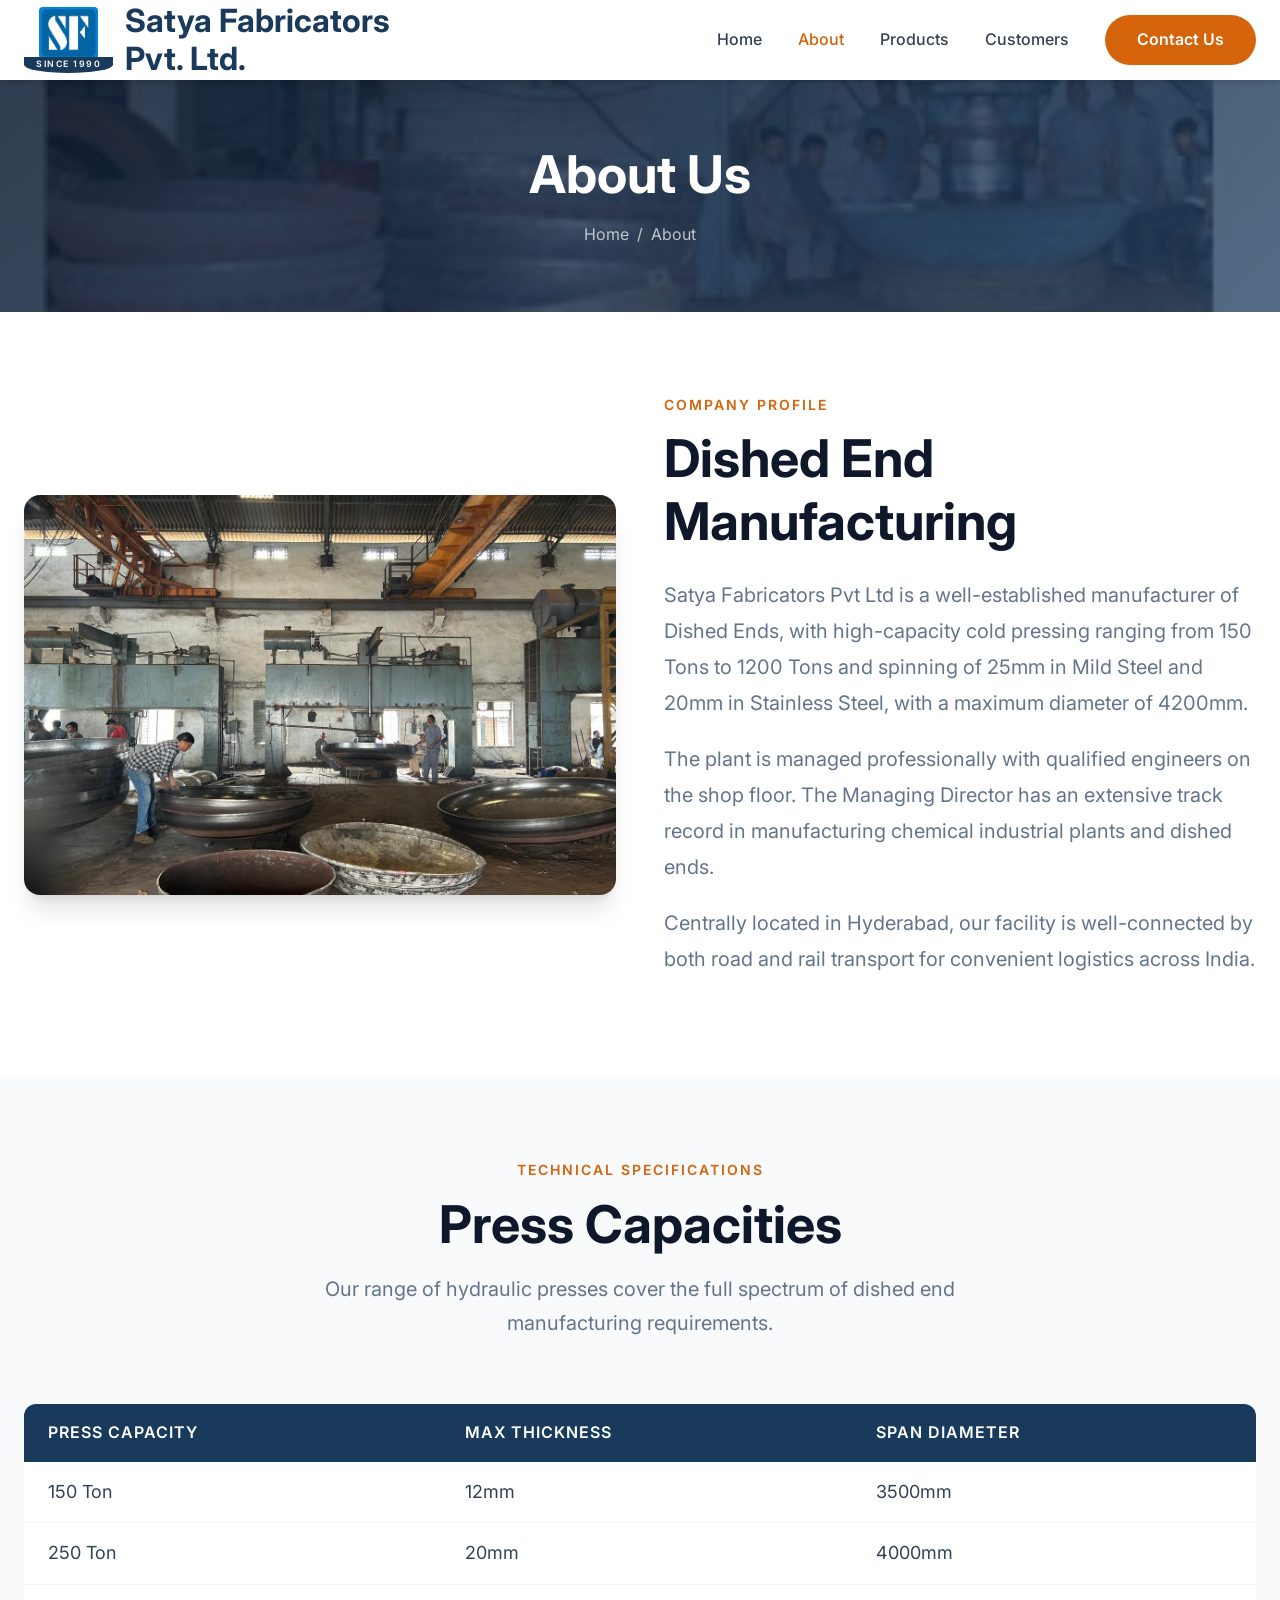
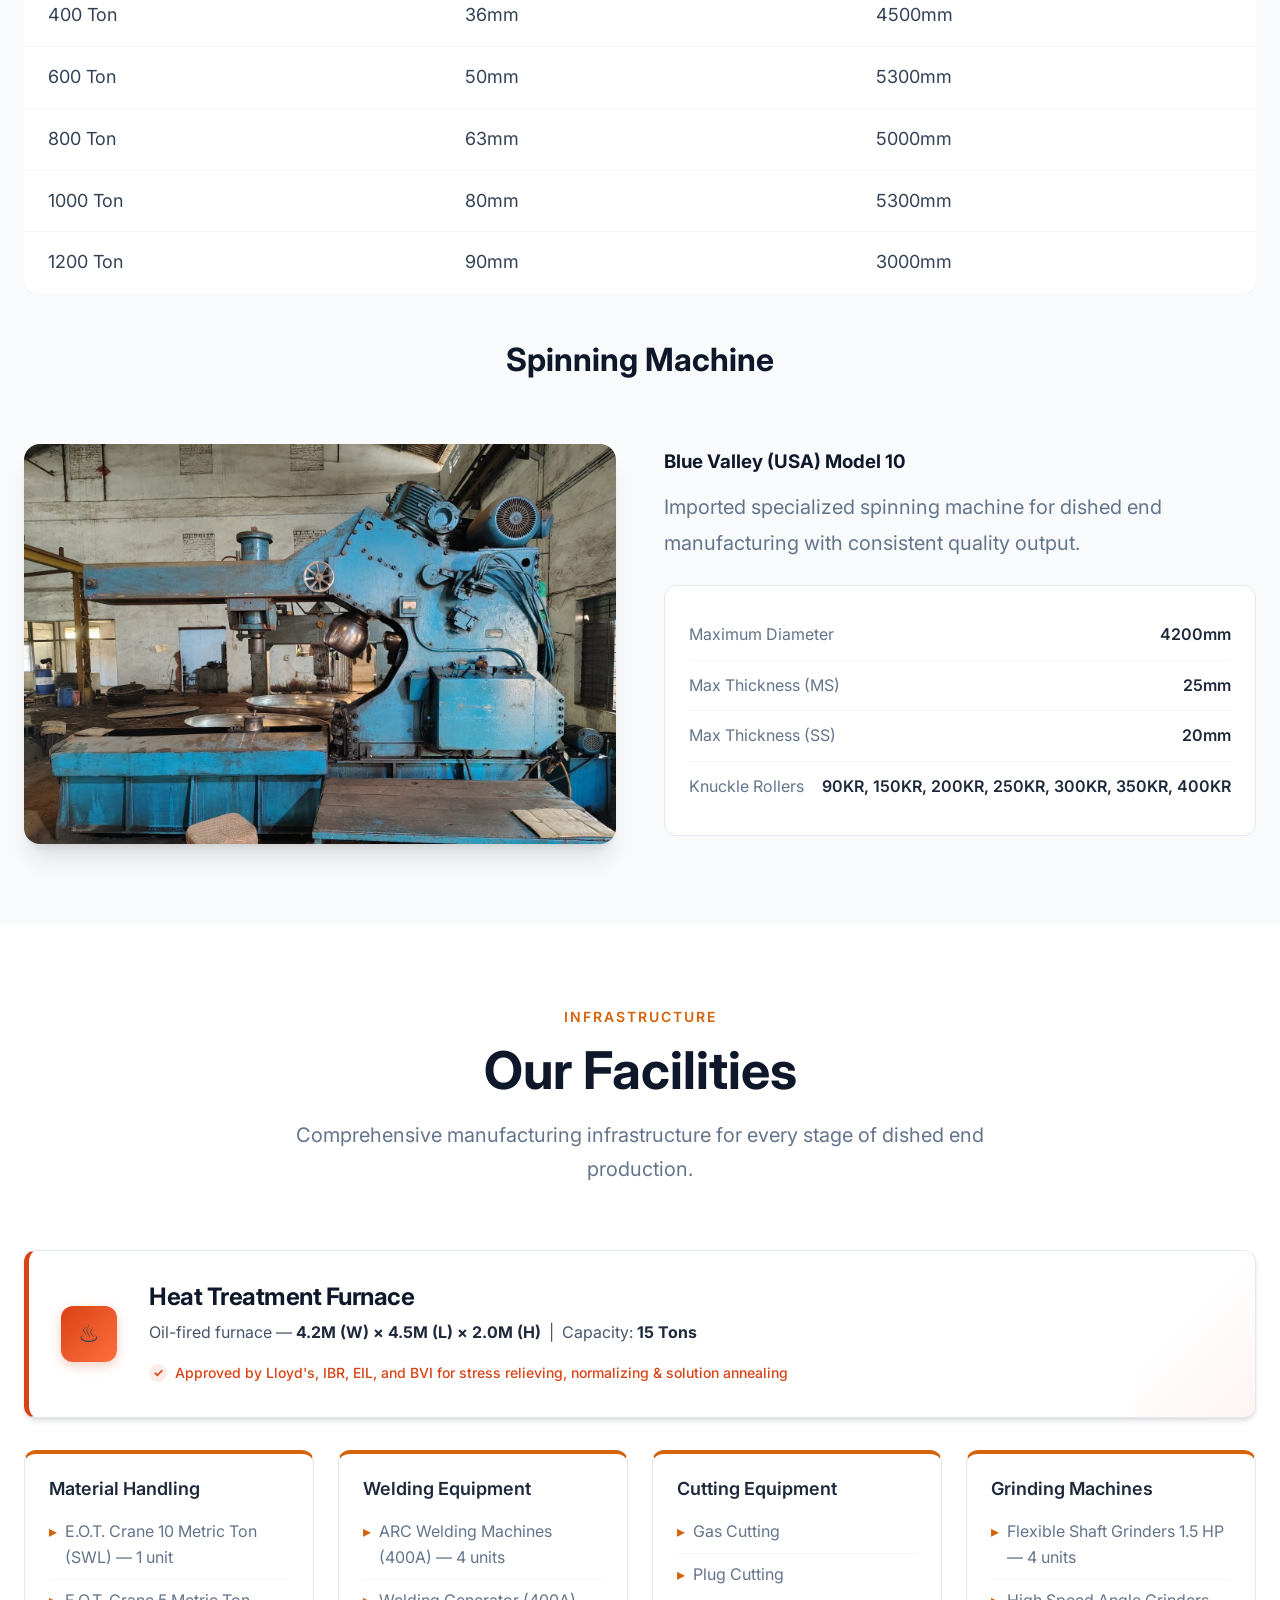
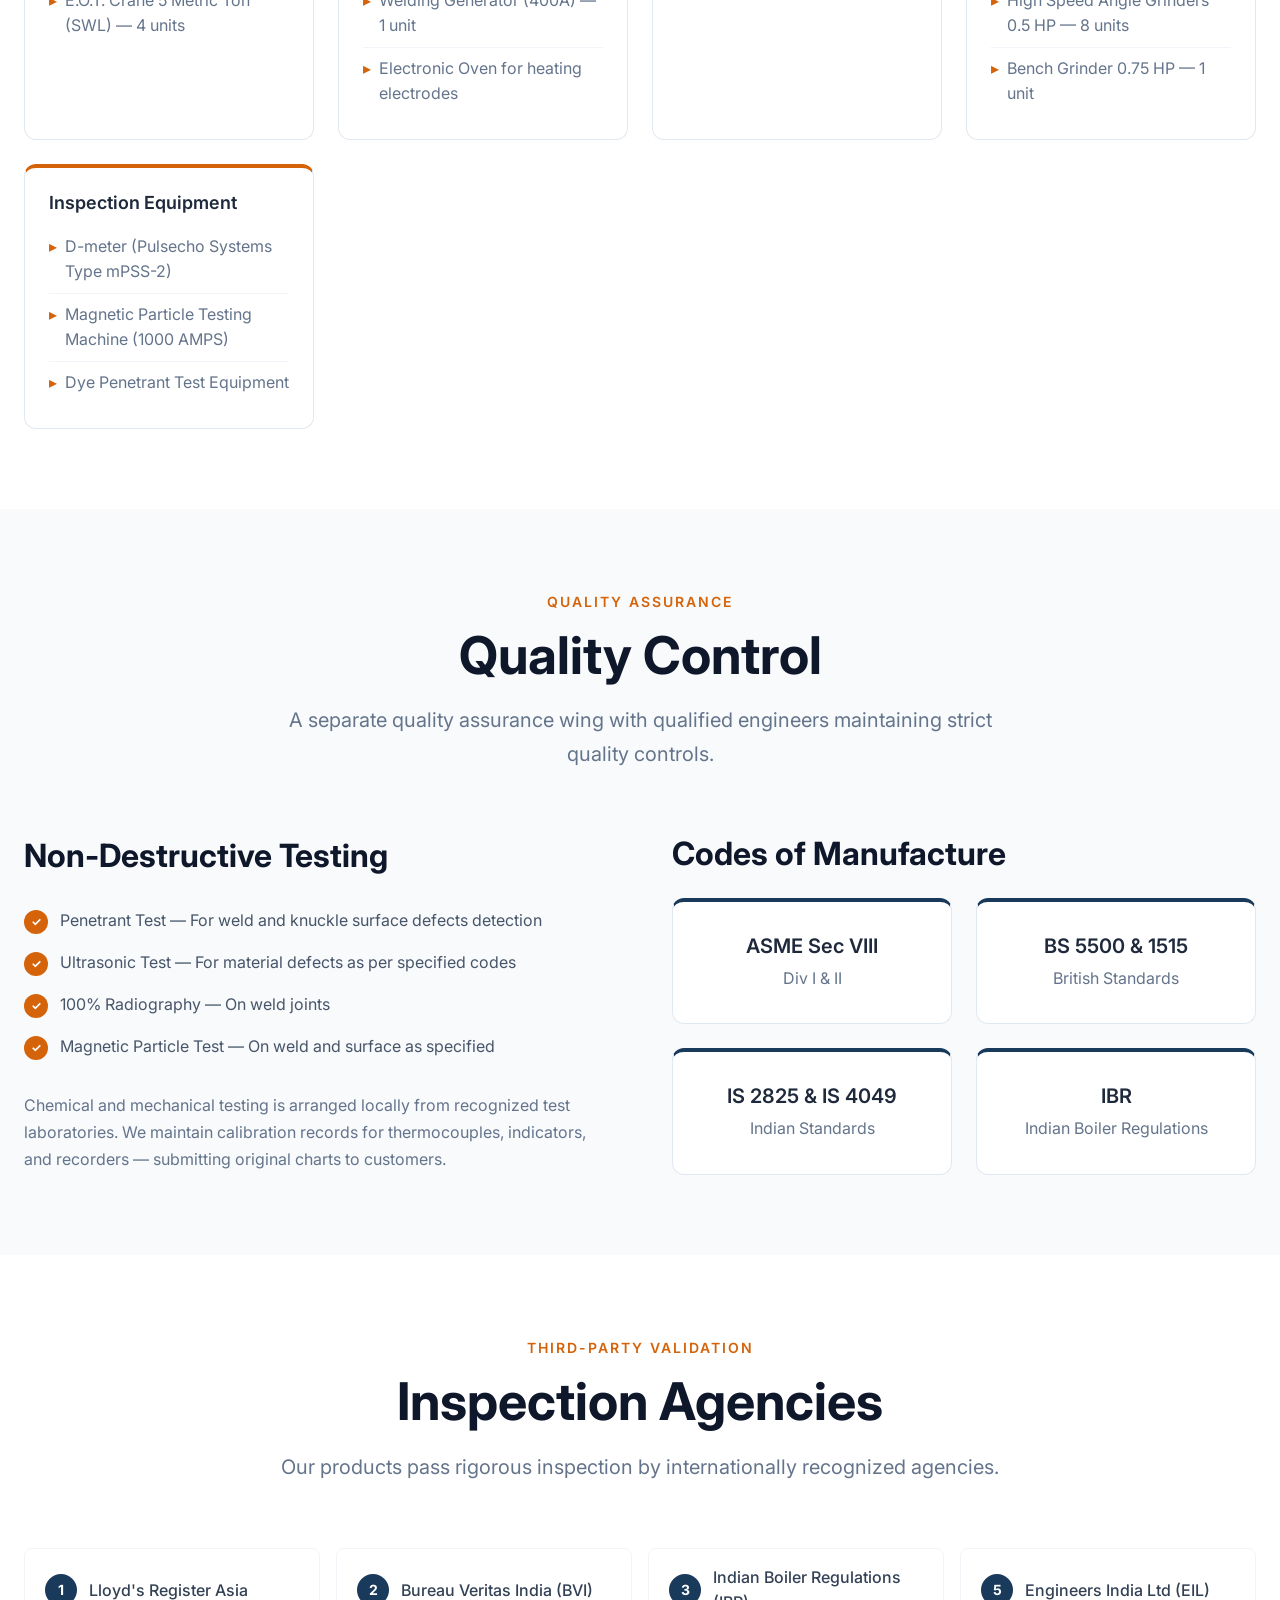
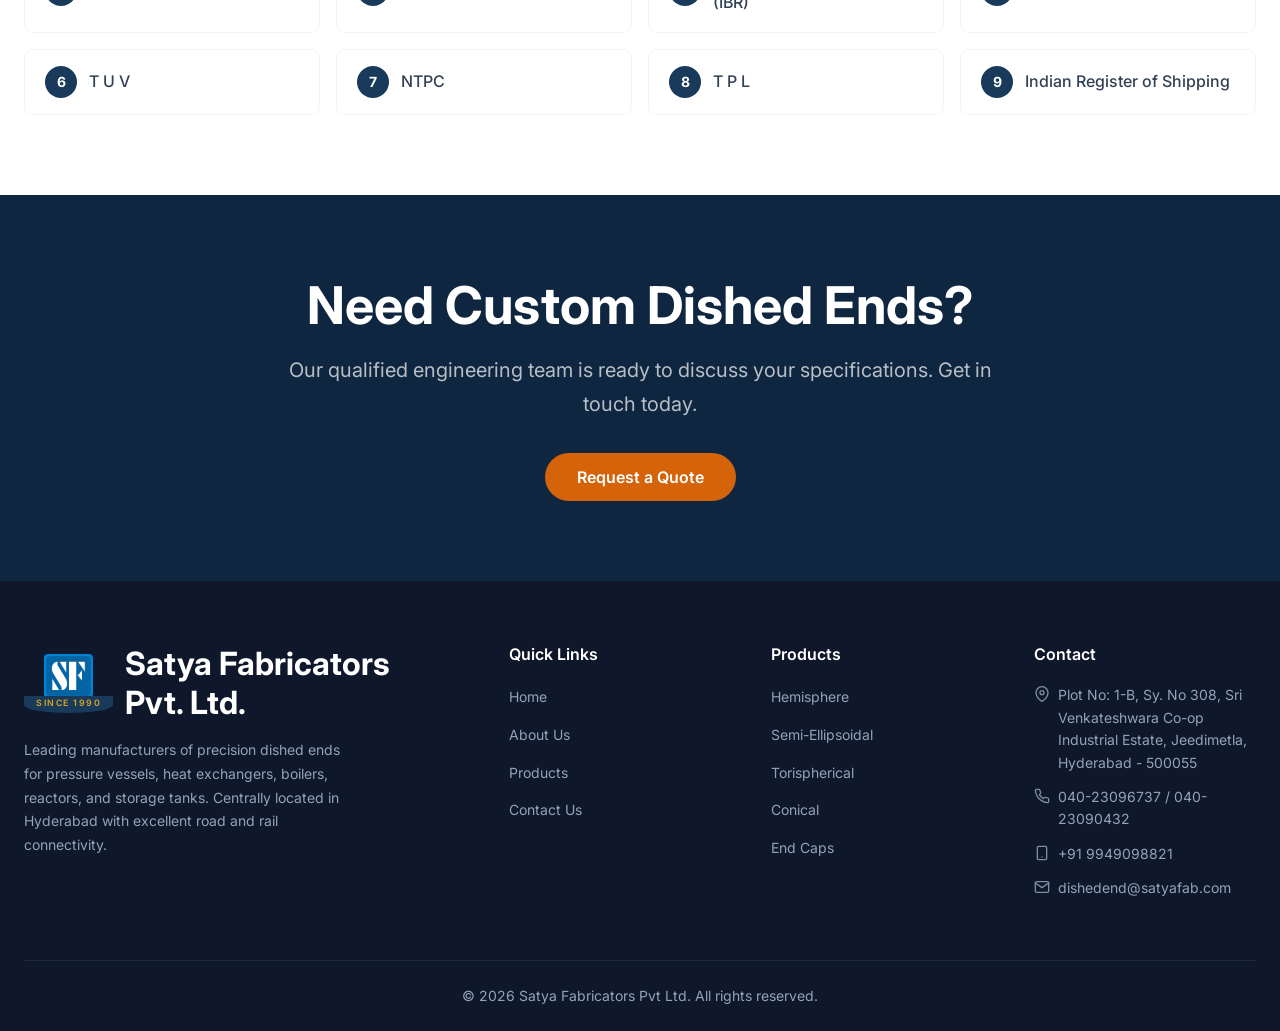
<file: about.html>
<!DOCTYPE html>
<html lang="en">
<head>
  <meta charset="UTF-8">
  <meta name="viewport" content="width=device-width, initial-scale=1.0">
  <meta name="description" content="About Satya Fabricators — Our facilities, capacities, quality control, and inspection standards for dished end manufacturing.">
  <title>About Us — Satya Fabricators Pvt Ltd | Telangana, India</title>
  <link rel="preconnect" href="https://fonts.googleapis.com">
  <link rel="preconnect" href="https://fonts.gstatic.com" crossorigin>
  <link href="https://fonts.googleapis.com/css2?family=Inter:wght@400;500;600;700&display=swap" rel="stylesheet">
  <link rel="stylesheet" href="css/styles.css">
  <link rel="stylesheet" href="css/pages.css">
</head>
<body>

  <div class="nav-overlay" id="navOverlay"></div>

  <!-- Header -->
  <header class="header header--scrolled" id="header">
    <div class="container header__inner">
      <a href="index.html" class="header__logo">
        <div class="logo-wrap">
          <img src="images/logo.jpg" alt="Satya Fabricators Logo">
          <span class="logo-since">Since 1990</span>
        </div>
        <div class="header__logo-text">
          Satya Fabricators
          <br>Pvt. Ltd.<br>
        </div>
      </a>
      <nav class="nav" id="nav">
        <a href="index.html" class="nav__link">Home</a>
        <a href="about.html" class="nav__link nav__link--active">About</a>
        <a href="products.html" class="nav__link">Products</a>
        <a href="index.html#customers" class="nav__link">Customers</a>
        <a href="contact.html" class="nav__cta">Contact Us</a>
      </nav>
      <button class="nav-toggle" id="navToggle" aria-label="Toggle navigation">
        <span class="nav-toggle__bar"></span>
        <span class="nav-toggle__bar"></span>
        <span class="nav-toggle__bar"></span>
      </button>
    </div>
  </header>

  <!-- Page Header -->
  <div class="page-header">
    <img src="images/flash.jpg" alt="" class="page-header__bg">
    <div class="page-header__overlay"></div>
    <div class="container">
      <h1 class="page-header__title">About Us</h1>
      <p class="page-header__breadcrumb">
        <a href="index.html">Home</a> &nbsp;/&nbsp; About
      </p>
    </div>
  </div>

  <!-- Company Overview -->
  <section class="section">
    <div class="container">
      <div class="about-banner reveal">
        <div>
          <img src="images/Multiple_orders_inprogress.jpeg" alt="Multiple dished end orders in progress at Satya Fabricators workshop" class="about-banner__image">
        </div>
        <div class="about-banner__content">
          <div class="section__tag">Company Profile</div>
          <h2>Dished End Manufacturing</h2>
          <p>
            Satya Fabricators Pvt Ltd is a well-established manufacturer of Dished Ends, with high-capacity cold pressing ranging from 150 Tons to 1200 Tons and spinning of 25mm in Mild Steel and 20mm in Stainless Steel, with a maximum diameter of 4200mm.
          </p>
          <p>
            The plant is managed professionally with qualified engineers on the shop floor. The Managing Director has an extensive track record in manufacturing chemical industrial plants and dished ends.
          </p>
          <p>
            Centrally located in Hyderabad, our facility is well-connected by both road and rail transport for convenient logistics across India.
          </p>
        </div>
      </div>
    </div>
  </section>

  <!-- Capacities Section -->
  <section class="section section--alt" id="capacities">
    <div class="container">
      <div class="section__header reveal">
        <div class="section__tag">Technical Specifications</div>
        <h2 class="section__title">Press Capacities</h2>
        <p class="section__subtitle">Our range of hydraulic presses cover the full spectrum of dished end manufacturing requirements.</p>
      </div>
      <div class="reveal" style="overflow-x: auto;">
        <table class="capacity-table">
          <thead>
            <tr>
              <th>Press Capacity</th>
              <th>Max Thickness</th>
              <th>Span Diameter</th>
            </tr>
          </thead>
          <tbody>
            <tr><td>150 Ton</td><td>12mm</td><td>3500mm</td></tr>
            <tr><td>250 Ton</td><td>20mm</td><td>4000mm</td></tr>
            <tr><td>400 Ton</td><td>36mm</td><td>4500mm</td></tr>
            <tr><td>600 Ton</td><td>50mm</td><td>5300mm</td></tr>
            <tr><td>800 Ton</td><td>63mm</td><td>5000mm</td></tr>
            <tr><td>1000 Ton</td><td>80mm</td><td>5300mm</td></tr>
            <tr><td>1200 Ton</td><td>90mm</td><td>3000mm</td></tr>
          </tbody>
        </table>
      </div>

      <div style="margin-top: var(--space-12);">
        <div class="section__header reveal">
          <h2 class="section__title" style="font-size: var(--text-3xl);">Spinning Machine</h2>
        </div>
        <div class="about-banner reveal">
          <div>
            <img src="images/spinning_machine.jpeg" alt="Blue Valley USA Model 10 Spinning Machine at Satya Fabricators" class="about-banner__image">
          </div>
          <div class="about-banner__content">
            <h3 style="margin-bottom: var(--space-4);">Blue Valley (USA) Model 10</h3>
            <p style="margin-bottom: var(--space-4);">Imported specialized spinning machine for dished end manufacturing with consistent quality output.</p>
            <div class="product-specs">
              <div class="product-specs__item">
                <span class="product-specs__label">Maximum Diameter</span>
                <span class="product-specs__value">4200mm</span>
              </div>
              <div class="product-specs__item">
                <span class="product-specs__label">Max Thickness (MS)</span>
                <span class="product-specs__value">25mm</span>
              </div>
              <div class="product-specs__item">
                <span class="product-specs__label">Max Thickness (SS)</span>
                <span class="product-specs__value">20mm</span>
              </div>
              <div class="product-specs__item">
                <span class="product-specs__label">Knuckle Rollers</span>
                <span class="product-specs__value">90KR, 150KR, 200KR, 250KR, 300KR, 350KR, 400KR</span>
              </div>
            </div>
          </div>
        </div>
      </div>
    </div>
  </section>

  <!-- Facilities Section -->
  <section class="section" id="facilities">
    <div class="container">
      <div class="section__header reveal">
        <div class="section__tag">Infrastructure</div>
        <h2 class="section__title">Our Facilities</h2>
        <p class="section__subtitle">Comprehensive manufacturing infrastructure for every stage of dished end production.</p>
      </div>

      <!-- Heat Treatment Furnace — Highlighted -->
      <div class="facility-highlight reveal">
        <div class="facility-highlight__icon">♨</div>
        <div class="facility-highlight__content">
          <h3 class="facility-highlight__title">Heat Treatment Furnace</h3>
          <p class="facility-highlight__desc">Oil-fired furnace — <strong>4.2M (W) × 4.5M (L) × 2.0M (H)</strong> &nbsp;|&nbsp; Capacity: <strong>15 Tons</strong></p>
          <p class="facility-highlight__approved">Approved by Lloyd's, IBR, EIL, and BVI for stress relieving, normalizing &amp; solution annealing</p>
        </div>
      </div>

      <!-- Facilities List -->
      <div class="facilities-list reveal">
        <div class="facilities-list__group">
          <h4 class="facilities-list__heading">Material Handling</h4>
          <ul class="facilities-list__items">
            <li>E.O.T. Crane 10 Metric Ton (SWL) — 1 unit</li>
            <li>E.O.T. Crane 5 Metric Ton (SWL) — 4 units</li>
          </ul>
        </div>
        <div class="facilities-list__group">
          <h4 class="facilities-list__heading">Welding Equipment</h4>
          <ul class="facilities-list__items">
            <li>ARC Welding Machines (400A) — 4 units</li>
            <li>Welding Generator (400A) — 1 unit</li>
            <li>Electronic Oven for heating electrodes</li>
          </ul>
        </div>
        <div class="facilities-list__group">
          <h4 class="facilities-list__heading">Cutting Equipment</h4>
          <ul class="facilities-list__items">
            <li>Gas Cutting</li>
            <li>Plug Cutting</li>
          </ul>
        </div>
        <div class="facilities-list__group">
          <h4 class="facilities-list__heading">Grinding Machines</h4>
          <ul class="facilities-list__items">
            <li>Flexible Shaft Grinders 1.5 HP — 4 units</li>
            <li>High Speed Angle Grinders 0.5 HP — 8 units</li>
            <li>Bench Grinder 0.75 HP — 1 unit</li>
          </ul>
        </div>
        <div class="facilities-list__group">
          <h4 class="facilities-list__heading">Inspection Equipment</h4>
          <ul class="facilities-list__items">
            <li>D-meter (Pulsecho Systems Type mPSS-2)</li>
            <li>Magnetic Particle Testing Machine (1000 AMPS)</li>
            <li>Dye Penetrant Test Equipment</li>
          </ul>
        </div>
      </div>
    </div>
  </section>

  <!-- Quality Control Section -->
  <section class="section section--alt" id="quality">
    <div class="container">
      <div class="section__header reveal">
        <div class="section__tag">Quality Assurance</div>
        <h2 class="section__title">Quality Control</h2>
        <p class="section__subtitle">A separate quality assurance wing with qualified engineers maintaining strict quality controls.</p>
      </div>

      <div class="about__grid reveal">
        <div>
          <h3 style="font-size: var(--text-3xl); margin-bottom: var(--space-6); color: var(--color-gray-900);">Non-Destructive Testing</h3>
          <ul class="about__list">
            <li>Penetrant Test — For weld and knuckle surface defects detection</li>
            <li>Ultrasonic Test — For material defects as per specified codes</li>
            <li>100% Radiography — On weld joints</li>
            <li>Magnetic Particle Test — On weld and surface as specified</li>
          </ul>
          <p style="margin-top: var(--space-6); color: var(--color-gray-500); line-height: 1.7;">
            Chemical and mechanical testing is arranged locally from recognized test laboratories. We maintain calibration records for thermocouples, indicators, and recorders — submitting original charts to customers.
          </p>
        </div>
        <div>
          <h3 style="font-size: var(--text-3xl); margin-bottom: var(--space-6); color: var(--color-gray-900);">Codes of Manufacture</h3>
          <div class="certifications__grid" style="grid-template-columns: 1fr 1fr;">
            <div class="cert-card">
              <h4 class="cert-card__title">ASME Sec VIII</h4>
              <p class="cert-card__desc">Div I &amp; II</p>
            </div>
            <div class="cert-card">
              <h4 class="cert-card__title">BS 5500 &amp; 1515</h4>
              <p class="cert-card__desc">British Standards</p>
            </div>
            <div class="cert-card">
              <h4 class="cert-card__title">IS 2825 &amp; IS 4049</h4>
              <p class="cert-card__desc">Indian Standards</p>
            </div>
            <div class="cert-card">
              <h4 class="cert-card__title">IBR</h4>
              <p class="cert-card__desc">Indian Boiler Regulations</p>
            </div>
          </div>
        </div>
      </div>
    </div>
  </section>

  <!-- Inspection Agencies -->
  <section class="section" id="inspection">
    <div class="container">
      <div class="section__header reveal">
        <div class="section__tag">Third-Party Validation</div>
        <h2 class="section__title">Inspection Agencies</h2>
        <p class="section__subtitle">Our products pass rigorous inspection by internationally recognized agencies.</p>
      </div>
      <div class="agencies__grid reveal">
        <div class="agency-item">
          <span class="agency-item__number">1</span>
          Lloyd's Register Asia
        </div>
        <div class="agency-item">
          <span class="agency-item__number">2</span>
          Bureau Veritas India (BVI)
        </div>
        <div class="agency-item">
          <span class="agency-item__number">3</span>
          Indian Boiler Regulations (IBR)
        </div>
        <div class="agency-item">
          <span class="agency-item__number">5</span>
          Engineers India Ltd (EIL)
        </div>
        <div class="agency-item">
          <span class="agency-item__number">6</span>
          T U V
        </div>
        <div class="agency-item">
          <span class="agency-item__number">7</span>
          NTPC
        </div>
        <div class="agency-item">
          <span class="agency-item__number">8</span>
          T P L
        </div>
        <div class="agency-item">
          <span class="agency-item__number">9</span>
          Indian Register of Shipping
        </div>
      </div>
    </div>
  </section>

  <!-- CTA -->
  <section class="section section--dark">
    <div class="container" style="text-align: center;">
      <div class="reveal">
        <h2 class="section__title" style="color: var(--color-white); margin-bottom: var(--space-4);">Need Custom Dished Ends?</h2>
        <p class="section__subtitle" style="color: rgba(255,255,255,0.7); margin-bottom: var(--space-8);">
          Our qualified engineering team is ready to discuss your specifications. Get in touch today.
        </p>
        <a href="contact.html" class="btn btn--primary">Request a Quote</a>
      </div>
    </div>
  </section>

  <!-- Footer -->
  <footer class="footer">
    <div class="container">
      <div class="footer__grid">
        <div class="footer__brand">
          <div class="header__logo" style="margin-bottom: var(--space-2);">
            <div class="logo-wrap">
              <img src="images/logo.jpg" alt="Satya Fabricators Logo" style="height: 44px; border-radius: 4px;">
              <span class="logo-since">Since 1990</span>
            </div>
            <div class="header__logo-text" style="color: var(--color-white);">
              Satya Fabricators
              <br>Pvt. Ltd.<br>
            </div>
          </div>
          <p>Leading manufacturers of precision dished ends for pressure vessels, heat exchangers, boilers, reactors, and storage tanks. Centrally located in Hyderabad with excellent road and rail connectivity.</p>
        </div>
        <div>
          <h4 class="footer__title">Quick Links</h4>
          <ul class="footer__links">
            <li><a href="index.html">Home</a></li>
            <li><a href="about.html">About Us</a></li>
            <li><a href="products.html">Products</a></li>
            <li><a href="contact.html">Contact Us</a></li>
          </ul>
        </div>
        <div>
          <h4 class="footer__title">Products</h4>
          <ul class="footer__links">
            <li><a href="products.html">Hemisphere</a></li>
            <li><a href="products.html">Semi-Ellipsoidal</a></li>
            <li><a href="products.html">Torispherical</a></li>
            <li><a href="products.html">Conical</a></li>
            <li><a href="products.html">End Caps</a></li>
          </ul>
        </div>
        <div>
          <h4 class="footer__title">Contact</h4>
          <div class="footer__contact-item"><svg xmlns="http://www.w3.org/2000/svg" width="16" height="16" viewBox="0 0 24 24" fill="none" stroke="currentColor" stroke-width="2" stroke-linecap="round" stroke-linejoin="round"><path d="M21 10c0 7-9 13-9 13s-9-6-9-13a9 9 0 0 1 18 0z"></path><circle cx="12" cy="10" r="3"></circle></svg> Plot No: 1-B, Sy. No 308, Sri Venkateshwara Co-op Industrial Estate, Jeedimetla, Hyderabad - 500055</div>
          <div class="footer__contact-item"><svg xmlns="http://www.w3.org/2000/svg" width="16" height="16" viewBox="0 0 24 24" fill="none" stroke="currentColor" stroke-width="2" stroke-linecap="round" stroke-linejoin="round"><path d="M22 16.92v3a2 2 0 0 1-2.18 2 19.79 19.79 0 0 1-8.63-3.07 19.5 19.5 0 0 1-6-6 19.79 19.79 0 0 1-3.07-8.67A2 2 0 0 1 4.11 2h3a2 2 0 0 1 2 1.72 12.84 12.84 0 0 0 .7 2.81 2 2 0 0 1-.45 2.11L8.09 9.91a16 16 0 0 0 6 6l1.27-1.27a2 2 0 0 1 2.11-.45 12.84 12.84 0 0 0 2.81.7A2 2 0 0 1 22 16.92z"></path></svg> 040-23096737 / 040-23090432</div>
          <div class="footer__contact-item"><svg xmlns="http://www.w3.org/2000/svg" width="16" height="16" viewBox="0 0 24 24" fill="none" stroke="currentColor" stroke-width="2" stroke-linecap="round" stroke-linejoin="round"><rect x="5" y="2" width="14" height="20" rx="2" ry="2"></rect><line x1="12" y1="18" x2="12.01" y2="18"></line></svg> +91 9949098821</div>
          <div class="footer__contact-item"><svg xmlns="http://www.w3.org/2000/svg" width="16" height="16" viewBox="0 0 24 24" fill="none" stroke="currentColor" stroke-width="2" stroke-linecap="round" stroke-linejoin="round"><path d="M4 4h16c1.1 0 2 .9 2 2v12c0 1.1-.9 2-2 2H4c-1.1 0-2-.9-2-2V6c0-1.1.9-2 2-2z"></path><polyline points="22,6 12,13 2,6"></polyline></svg> dishedend@satyafab.com</div>
        </div>
      </div>
      <div class="footer__bottom">
        &copy; 2026 Satya Fabricators Pvt Ltd. All rights reserved.
      </div>
    </div>
  </footer>

  <script src="js/script.js"></script>
</body>
</html>
</file>
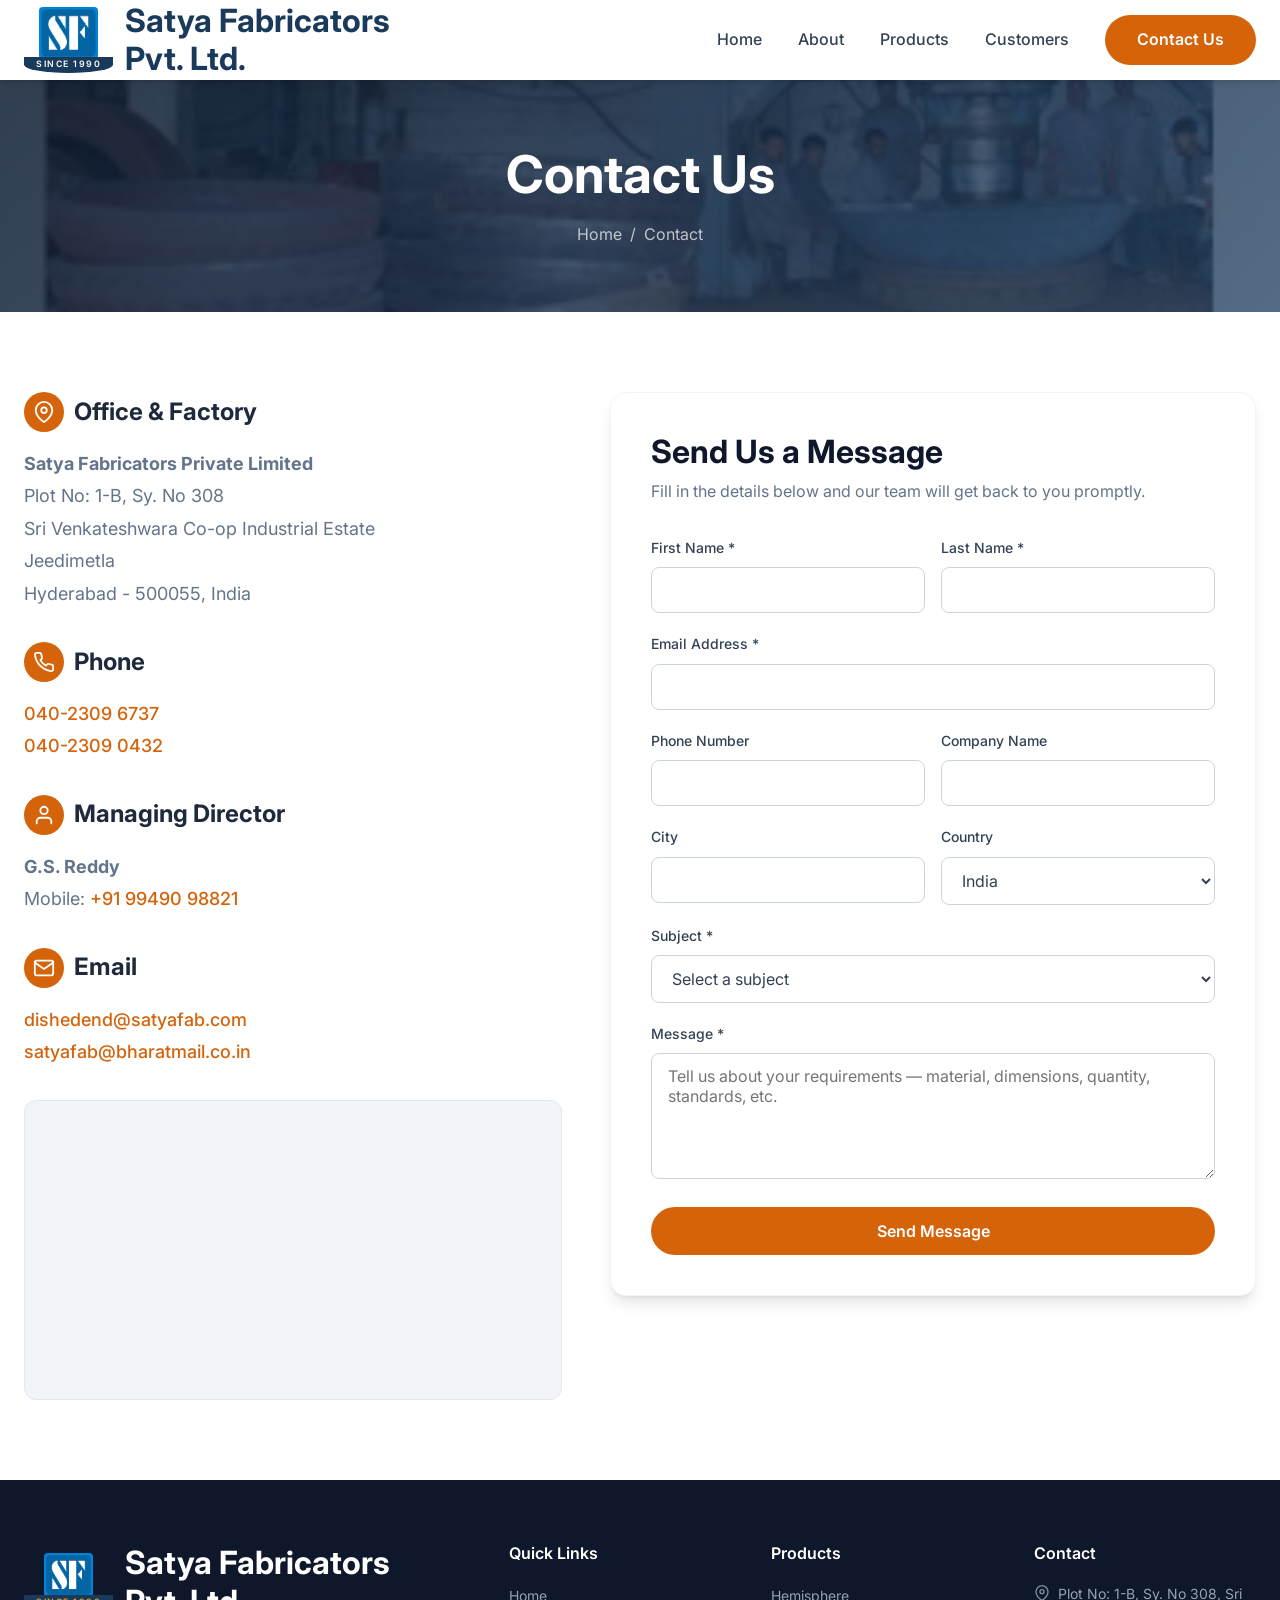
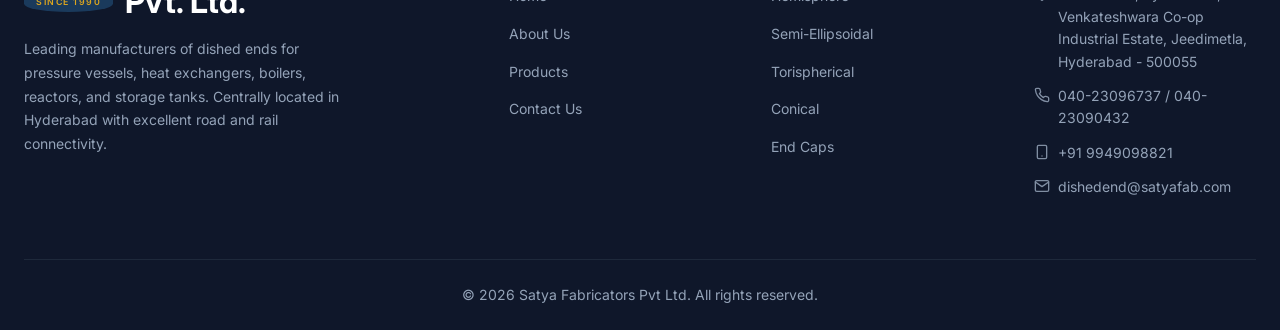
<file: contact.html>
<!DOCTYPE html>
<html lang="en">
<head>
  <meta charset="UTF-8">
  <meta name="viewport" content="width=device-width, initial-scale=1.0">
  <meta name="description" content="Contact Satya Fabricators Pvt Ltd — Get a quote for dished ends. Located in Jeedimetla, Hyderabad, India.">
  <title>Contact Us — Satya Fabricators Pvt Ltd | Telangana, India</title>
  <link rel="preconnect" href="https://fonts.googleapis.com">
  <link rel="preconnect" href="https://fonts.gstatic.com" crossorigin>
  <link href="https://fonts.googleapis.com/css2?family=Inter:wght@400;500;600;700&display=swap" rel="stylesheet">
  <link rel="stylesheet" href="css/styles.css">
  <link rel="stylesheet" href="css/pages.css">
</head>
<body>

  <div class="nav-overlay" id="navOverlay"></div>

  <!-- Header -->
  <header class="header header--scrolled" id="header">
    <div class="container header__inner">
      <a href="index.html" class="header__logo">
        <div class="logo-wrap">
          <img src="images/logo.jpg" alt="Satya Fabricators Logo">
          <span class="logo-since">Since 1990</span>
        </div>
        <div class="header__logo-text">
          Satya Fabricators
          <br>Pvt. Ltd.<br>
        </div>
      </a>
      <nav class="nav" id="nav">
        <a href="index.html" class="nav__link">Home</a>
        <a href="about.html" class="nav__link">About</a>
        <a href="products.html" class="nav__link">Products</a>
        <a href="index.html#customers" class="nav__link">Customers</a>
        <a href="contact.html" class="nav__cta">Contact Us</a>
      </nav>
      <button class="nav-toggle" id="navToggle" aria-label="Toggle navigation">
        <span class="nav-toggle__bar"></span>
        <span class="nav-toggle__bar"></span>
        <span class="nav-toggle__bar"></span>
      </button>
    </div>
  </header>

  <!-- Page Header -->
  <div class="page-header">
    <img src="images/flash.jpg" alt="" class="page-header__bg">
    <div class="page-header__overlay"></div>
    <div class="container">
      <h1 class="page-header__title">Contact Us</h1>
      <p class="page-header__breadcrumb">
        <a href="index.html">Home</a> &nbsp;/&nbsp; Contact
      </p>
    </div>
  </div>

  <!-- Contact Section -->
  <section class="section">
    <div class="container">
      <div class="contact-full__grid">
        <!-- Contact Information -->
        <div class="reveal">
          <div class="contact-info-block">
            <h3>
              <span class="contact-icon">
                <svg xmlns="http://www.w3.org/2000/svg" width="22" height="22" viewBox="0 0 24 24" fill="none" stroke="currentColor" stroke-width="2" stroke-linecap="round" stroke-linejoin="round"><path d="M21 10c0 7-9 13-9 13s-9-6-9-13a9 9 0 0 1 18 0z"></path><circle cx="12" cy="10" r="3"></circle></svg>
              </span>
              Office &amp; Factory
            </h3>
            <p>
              <strong>Satya Fabricators Private Limited</strong><br>
              Plot No: 1-B, Sy. No 308<br>
              Sri Venkateshwara Co-op Industrial Estate<br>
              Jeedimetla<br>
              Hyderabad - 500055, India
            </p>
          </div>

          <div class="contact-info-block">
            <h3>
              <span class="contact-icon">
                <svg xmlns="http://www.w3.org/2000/svg" width="22" height="22" viewBox="0 0 24 24" fill="none" stroke="currentColor" stroke-width="2" stroke-linecap="round" stroke-linejoin="round"><path d="M22 16.92v3a2 2 0 0 1-2.18 2 19.79 19.79 0 0 1-8.63-3.07 19.5 19.5 0 0 1-6-6 19.79 19.79 0 0 1-3.07-8.67A2 2 0 0 1 4.11 2h3a2 2 0 0 1 2 1.72 12.84 12.84 0 0 0 .7 2.81 2 2 0 0 1-.45 2.11L8.09 9.91a16 16 0 0 0 6 6l1.27-1.27a2 2 0 0 1 2.11-.45 12.84 12.84 0 0 0 2.81.7A2 2 0 0 1 22 16.92z"></path></svg>
              </span>
              Phone
            </h3>
            <p>
              <a href="tel:04023096737">040-2309 6737</a><br>
              <a href="tel:04023090432">040-2309 0432</a>
            </p>
          </div>

          <div class="contact-info-block">
            <h3>
              <span class="contact-icon">
                <svg xmlns="http://www.w3.org/2000/svg" width="22" height="22" viewBox="0 0 24 24" fill="none" stroke="currentColor" stroke-width="2" stroke-linecap="round" stroke-linejoin="round"><path d="M20 21v-2a4 4 0 0 0-4-4H8a4 4 0 0 0-4 4v2"></path><circle cx="12" cy="7" r="4"></circle></svg>
              </span>
              Managing Director
            </h3>
            <p>
              <strong>G.S. Reddy</strong><br>
              Mobile: <a href="tel:+919949098821">+91 99490 98821</a>
            </p>
          </div>

          <div class="contact-info-block">
            <h3>
              <span class="contact-icon">
                <svg xmlns="http://www.w3.org/2000/svg" width="22" height="22" viewBox="0 0 24 24" fill="none" stroke="currentColor" stroke-width="2" stroke-linecap="round" stroke-linejoin="round"><path d="M4 4h16c1.1 0 2 .9 2 2v12c0 1.1-.9 2-2 2H4c-1.1 0-2-.9-2-2V6c0-1.1.9-2 2-2z"></path><polyline points="22,6 12,13 2,6"></polyline></svg>
              </span>
              Email
            </h3>
            <p>
              <a href="mailto:dishedend@satyafab.com">dishedend@satyafab.com</a><br>
              <a href="mailto:satyafab@bharatmail.co.in">satyafab@bharatmail.co.in</a>
            </p>
          </div>

          <!-- Map -->
          <div class="contact-map">
            <iframe
              src="https://www.google.com/maps/embed?pb=!1m18!1m12!1m3!1d3805.0!2d78.4560396!3d17.519288!2m3!1f0!2f0!3f0!3m2!1i1024!2i768!4f13.1!3m3!1m2!1s0x3bcb900155555555%3A0x414fcd79ea00bf76!2sSatya%20Fabricators%20Pvt%20Ltd!5e0!3m2!1sen!2sin!4v1700000000000"
              allowfullscreen=""
              loading="lazy"
              referrerpolicy="no-referrer-when-downgrade"
              title="Satya Fabricators Location">
            </iframe>
          </div>
        </div>

        <!-- Contact Form -->
        <div class="reveal reveal--right">
          <div class="contact__form">
            <h3 style="font-size: var(--text-3xl); margin-bottom: var(--space-2); color: var(--color-gray-900);">Send Us a Message</h3>
            <p style="color: var(--color-gray-500); margin-bottom: var(--space-8); font-size: var(--text-base);">Fill in the details below and our team will get back to you promptly.</p>

            <form id="contactForm" action="#" method="POST" novalidate>
              <div class="form__row">
                <div class="form__group">
                  <label class="form__label" for="firstName">First Name *</label>
                  <input class="form__input" type="text" id="firstName" name="firstName" required autocomplete="given-name">
                </div>
                <div class="form__group">
                  <label class="form__label" for="lastName">Last Name *</label>
                  <input class="form__input" type="text" id="lastName" name="lastName" required autocomplete="family-name">
                </div>
              </div>

              <div class="form__group">
                <label class="form__label" for="email">Email Address *</label>
                <input class="form__input" type="email" id="email" name="email" required autocomplete="email">
              </div>

              <div class="form__row">
                <div class="form__group">
                  <label class="form__label" for="phone">Phone Number</label>
                  <input class="form__input" type="tel" id="phone" name="phone" autocomplete="tel">
                </div>
                <div class="form__group">
                  <label class="form__label" for="company">Company Name</label>
                  <input class="form__input" type="text" id="company" name="company" autocomplete="organization">
                </div>
              </div>

              <div class="form__row">
                <div class="form__group">
                  <label class="form__label" for="city">City</label>
                  <input class="form__input" type="text" id="city" name="city" autocomplete="address-level2">
                </div>
                <div class="form__group">
                  <label class="form__label" for="country">Country</label>
                  <select class="form__select" id="country" name="country" autocomplete="country-name">
                    <option value="">Select Country</option>
                    <option value="India" selected>India</option>
                    <option value="USA">United States</option>
                    <option value="UK">United Kingdom</option>
                    <option value="UAE">United Arab Emirates</option>
                    <option value="Saudi Arabia">Saudi Arabia</option>
                    <option value="Germany">Germany</option>
                    <option value="Japan">Japan</option>
                    <option value="Other">Other</option>
                  </select>
                </div>
              </div>

              <div class="form__group">
                <label class="form__label" for="subject">Subject *</label>
                <select class="form__select" id="subject" name="subject" required>
                  <option value="">Select a subject</option>
                  <option value="quote">Request a Quote</option>
                  <option value="inquiry">General Inquiry</option>
                  <option value="technical">Technical Question</option>
                  <option value="visit">Schedule a Factory Visit</option>
                  <option value="other">Other</option>
                </select>
              </div>

              <div class="form__group">
                <label class="form__label" for="message">Message *</label>
                <textarea class="form__textarea" id="message" name="message" rows="5" required placeholder="Tell us about your requirements — material, dimensions, quantity, standards, etc."></textarea>
              </div>

              <button type="submit" class="btn btn--primary" style="width: 100%;">Send Message</button>
            </form>

            <div id="formSuccess" style="display: none; text-align: center; padding: var(--space-12) var(--space-8);">
              <div style="width: 64px; height: 64px; border-radius: 50%; background: rgba(37, 99, 235, 0.1); display: inline-flex; align-items: center; justify-content: center; margin-bottom: var(--space-6);">
                <svg width="32" height="32" viewBox="0 0 24 24" fill="none" stroke="#2563eb" stroke-width="2.5" stroke-linecap="round" stroke-linejoin="round">
                  <polyline points="20 6 9 17 4 12"></polyline>
                </svg>
              </div>
              <h3 style="font-size: var(--text-2xl); color: var(--color-gray-900); margin-bottom: var(--space-3); font-weight: 700;">Message Sent Successfully</h3>
              <p style="color: var(--color-gray-500); max-width: 360px; margin: 0 auto var(--space-6); line-height: 1.6;">Thank you for reaching out. Our engineering team will review your inquiry and respond within 24 hours.</p>
              <a href="index.html" class="btn btn--primary" style="display: inline-block;">Back to Home</a>
            </div>
          </div>
        </div>
      </div>
    </div>
  </section>

  <!-- Footer -->
  <footer class="footer">
    <div class="container">
      <div class="footer__grid">
        <div class="footer__brand">
          <div class="header__logo" style="margin-bottom: var(--space-2);">
            <div class="logo-wrap">
              <img src="images/logo.jpg" alt="Satya Fabricators Logo" style="height: 44px; border-radius: 4px;">
              <span class="logo-since">Since 1990</span>
            </div>
            <div class="header__logo-text" style="color: var(--color-white);">
              Satya Fabricators
              <br>Pvt. Ltd.<br>
            </div>
          </div>
          <p>Leading manufacturers of dished ends for pressure vessels, heat exchangers, boilers, reactors, and storage tanks. Centrally located in Hyderabad with excellent road and rail connectivity.</p>
        </div>
        <div>
          <h4 class="footer__title">Quick Links</h4>
          <ul class="footer__links">
            <li><a href="index.html">Home</a></li>
            <li><a href="about.html">About Us</a></li>
            <li><a href="products.html">Products</a></li>
            <li><a href="contact.html">Contact Us</a></li>
          </ul>
        </div>
        <div>
          <h4 class="footer__title">Products</h4>
          <ul class="footer__links">
            <li><a href="products.html">Hemisphere</a></li>
            <li><a href="products.html">Semi-Ellipsoidal</a></li>
            <li><a href="products.html">Torispherical</a></li>
            <li><a href="products.html">Conical</a></li>
            <li><a href="products.html">End Caps</a></li>
          </ul>
        </div>
        <div>
          <h4 class="footer__title">Contact</h4>
          <div class="footer__contact-item"><svg xmlns="http://www.w3.org/2000/svg" width="16" height="16" viewBox="0 0 24 24" fill="none" stroke="currentColor" stroke-width="2" stroke-linecap="round" stroke-linejoin="round"><path d="M21 10c0 7-9 13-9 13s-9-6-9-13a9 9 0 0 1 18 0z"></path><circle cx="12" cy="10" r="3"></circle></svg> Plot No: 1-B, Sy. No 308, Sri Venkateshwara Co-op Industrial Estate, Jeedimetla, Hyderabad - 500055</div>
          <div class="footer__contact-item"><svg xmlns="http://www.w3.org/2000/svg" width="16" height="16" viewBox="0 0 24 24" fill="none" stroke="currentColor" stroke-width="2" stroke-linecap="round" stroke-linejoin="round"><path d="M22 16.92v3a2 2 0 0 1-2.18 2 19.79 19.79 0 0 1-8.63-3.07 19.5 19.5 0 0 1-6-6 19.79 19.79 0 0 1-3.07-8.67A2 2 0 0 1 4.11 2h3a2 2 0 0 1 2 1.72 12.84 12.84 0 0 0 .7 2.81 2 2 0 0 1-.45 2.11L8.09 9.91a16 16 0 0 0 6 6l1.27-1.27a2 2 0 0 1 2.11-.45 12.84 12.84 0 0 0 2.81.7A2 2 0 0 1 22 16.92z"></path></svg> 040-23096737 / 040-23090432</div>
          <div class="footer__contact-item"><svg xmlns="http://www.w3.org/2000/svg" width="16" height="16" viewBox="0 0 24 24" fill="none" stroke="currentColor" stroke-width="2" stroke-linecap="round" stroke-linejoin="round"><rect x="5" y="2" width="14" height="20" rx="2" ry="2"></rect><line x1="12" y1="18" x2="12.01" y2="18"></line></svg> +91 9949098821</div>
          <div class="footer__contact-item"><svg xmlns="http://www.w3.org/2000/svg" width="16" height="16" viewBox="0 0 24 24" fill="none" stroke="currentColor" stroke-width="2" stroke-linecap="round" stroke-linejoin="round"><path d="M4 4h16c1.1 0 2 .9 2 2v12c0 1.1-.9 2-2 2H4c-1.1 0-2-.9-2-2V6c0-1.1.9-2 2-2z"></path><polyline points="22,6 12,13 2,6"></polyline></svg> dishedend@satyafab.com</div>
        </div>
      </div>
      <div class="footer__bottom">
        &copy; 2026 Satya Fabricators Pvt Ltd. All rights reserved.
      </div>
    </div>
  </footer>

  <script src="js/script.js"></script>
</body>
</html>
</file>
<file: css/styles.css>
/* ============================================
   SATYA FABRICATORS — Design System & Styles
   Modern, Clean, Industrial
   ============================================ */

/* --- CSS Custom Properties (Design Tokens) --- */
:root {
  /* Primary Palette */
  --color-primary: #1a3a5c;
  --color-primary-light: #24507a;
  --color-primary-dark: #0f2640;

  /* Accent — Industrial Orange */
  --color-accent: #d4630a;
  --color-accent-hover: #b8540a;
  --color-accent-light: #f59e42;

  /* Neutrals */
  --color-white: #ffffff;
  --color-off-white: #f8fafc;
  --color-gray-100: #f1f5f9;
  --color-gray-200: #e2e8f0;
  --color-gray-300: #cbd5e1;
  --color-gray-400: #94a3b8;
  --color-gray-500: #64748b;
  --color-gray-600: #475569;
  --color-gray-700: #334155;
  --color-gray-800: #1e293b;
  --color-gray-900: #0f172a;

  /* Typography */
  --font-primary: 'Inter', system-ui, -apple-system, sans-serif;
  --font-heading: 'Inter', system-ui, -apple-system, sans-serif;

  /* Font Sizes */
  --text-xs: 0.75rem;
  --text-sm: 0.875rem;
  --text-base: 1rem;
  --text-lg: 1.125rem;
  --text-xl: 1.25rem;
  --text-2xl: 1.5rem;
  --text-3xl: 2rem;
  --text-4xl: 2.5rem;
  --text-5xl: 3.25rem;
  --text-6xl: 4rem;

  /* Spacing */
  --space-1: 0.25rem;
  --space-2: 0.5rem;
  --space-3: 0.75rem;
  --space-4: 1rem;
  --space-5: 1.25rem;
  --space-6: 1.5rem;
  --space-8: 2rem;
  --space-10: 2.5rem;
  --space-12: 3rem;
  --space-16: 4rem;
  --space-20: 5rem;
  --space-24: 6rem;

  /* Borders & Radius */
  --radius-sm: 4px;
  --radius-md: 8px;
  --radius-lg: 12px;
  --radius-xl: 16px;
  --radius-full: 9999px;

  /* Shadows */
  --shadow-sm: 0 1px 2px rgba(0, 0, 0, 0.05);
  --shadow-md: 0 4px 6px -1px rgba(0, 0, 0, 0.1), 0 2px 4px -2px rgba(0, 0, 0, 0.1);
  --shadow-lg: 0 10px 15px -3px rgba(0, 0, 0, 0.1), 0 4px 6px -4px rgba(0, 0, 0, 0.1);
  --shadow-xl: 0 20px 25px -5px rgba(0, 0, 0, 0.1), 0 8px 10px -6px rgba(0, 0, 0, 0.1);

  /* Transitions */
  --transition-fast: 150ms ease;
  --transition-base: 300ms ease;
  --transition-slow: 500ms ease;

  /* Layout */
  --container-max: 1280px;
  --header-height: 80px;
}

/* --- Reset & Base --- */
*,
*::before,
*::after {
  margin: 0;
  padding: 0;
  box-sizing: border-box;
}

html {
  scroll-behavior: smooth;
  font-size: 16px;
  -webkit-text-size-adjust: 100%;
}

body {
  font-family: var(--font-primary);
  color: var(--color-gray-700);
  line-height: 1.6;
  background: var(--color-white);
  overflow-x: hidden;
}

img {
  max-width: 100%;
  height: auto;
  display: block;
}

a {
  text-decoration: none;
  color: inherit;
  transition: color var(--transition-fast);
}

ul, ol {
  list-style: none;
}

h1, h2, h3, h4, h5, h6 {
  font-family: var(--font-heading);
  color: var(--color-gray-900);
  line-height: 1.2;
  font-weight: 700;
}

/* --- Utility Classes --- */
.container {
  width: 100%;
  max-width: var(--container-max);
  margin: 0 auto;
  padding: 0 var(--space-6);
}

.section {
  padding: var(--space-20) 0;
}

.section--alt {
  background: var(--color-off-white);
}

.section--dark {
  background: var(--color-primary-dark);
  color: var(--color-white);
}

.section__header {
  text-align: center;
  margin-bottom: var(--space-16);
}

.section__tag {
  display: inline-block;
  font-size: var(--text-sm);
  font-weight: 600;
  color: var(--color-accent);
  text-transform: uppercase;
  letter-spacing: 2px;
  margin-bottom: var(--space-3);
}

.section__title {
  font-size: var(--text-5xl);
  margin-bottom: var(--space-4);
}

.section__subtitle {
  font-size: var(--text-xl);
  color: var(--color-gray-500);
  max-width: 720px;
  margin: 0 auto;
  line-height: 1.7;
}

/* --- Buttons --- */
.btn {
  display: inline-flex;
  align-items: center;
  justify-content: center;
  gap: var(--space-2);
  padding: var(--space-3) var(--space-8);
  font-family: var(--font-primary);
  font-size: var(--text-base);
  font-weight: 600;
  border: none;
  border-radius: var(--radius-full);
  cursor: pointer;
  transition: all var(--transition-base);
  text-decoration: none;
  line-height: 1.5;
}

.btn--primary {
  background: var(--color-accent);
  color: var(--color-white);
}

.btn--primary:hover {
  background: var(--color-accent-hover);
  transform: translateY(-2px);
  box-shadow: var(--shadow-lg);
}

.btn--outline {
  background: transparent;
  color: var(--color-white);
  border: 2px solid var(--color-white);
}

.btn--outline:hover {
  background: var(--color-white);
  color: var(--color-primary);
}

.btn--outline-dark {
  background: transparent;
  color: var(--color-primary);
  border: 2px solid var(--color-primary);
}

.btn--outline-dark:hover {
  background: var(--color-primary);
  color: var(--color-white);
}

/* --- Header / Navigation --- */
.header {
  position: fixed;
  top: 0;
  left: 0;
  width: 100%;
  z-index: 1000;
  background: transparent;
  transition: all var(--transition-base);
  height: var(--header-height);
}

.header--scrolled {
  background: var(--color-white);
  box-shadow: var(--shadow-md);
}

.header--scrolled .nav__link {
  color: var(--color-gray-700);
}

.header--scrolled .nav__link:hover,
.header--scrolled .nav__link--active {
  color: var(--color-accent);
}

.header--scrolled .header__logo-text {
  color: var(--color-primary);
}

.header__inner {
  display: flex;
  align-items: center;
  justify-content: space-between;
  height: var(--header-height);
}

.header__logo {
  display: flex;
  align-items: center;
  gap: var(--space-3);
  z-index: 1001;
}

.header__logo img {
  height: 52px;
  width: auto;
  border-radius: var(--radius-sm);
}

.logo-wrap {
  display: flex;
  flex-direction: column;
  align-items: center;
  position: relative;
}

.logo-since {
  font-size: 0.55rem;
  font-weight: 600;
  letter-spacing: 1.5px;
  text-transform: uppercase;
  color: goldenrod;
  background: var(--color-primary);
  padding: 2px 12px 4px;
  border-radius: 0 0 50% 50%;
  line-height: 1.2;
  margin-top: -2px;
  white-space: nowrap;
}

.header--scrolled .logo-since {
  color: var(--color-white);
}

.header__logo-text {
  font-size: 2rem;
  font-weight: 700;
  color: var(--color-white);
  transition: color var(--transition-base);
  line-height: 1.2;
}

.header__logo-text span {
  display: block;
  font-size: var(--text-sm);
  font-weight: 400;
  opacity: 0.8;
  letter-spacing: 1.5px;
  text-transform: uppercase;
}

.nav {
  display: flex;
  align-items: center;
  gap: var(--space-1);
}

.nav__link {
  padding: var(--space-2) var(--space-4);
  font-size: var(--text-base);
  font-weight: 500;
  color: rgba(255, 255, 255, 0.9);
  border-radius: var(--radius-md);
  transition: all var(--transition-fast);
}

.nav__link:hover,
.nav__link--active {
  color: var(--color-accent-light);
}

.nav__cta {
  margin-left: var(--space-4);
  padding: var(--space-3) var(--space-8);
  background: var(--color-accent);
  color: var(--color-white) !important;
  border-radius: var(--radius-full);
  font-weight: 600;
  font-size: var(--text-base);
}

.nav__cta:hover {
  background: var(--color-accent-hover);
  transform: translateY(-1px);
}

/* Mobile Nav Toggle */
.nav-toggle {
  display: none;
  flex-direction: column;
  gap: 5px;
  background: none;
  border: none;
  cursor: pointer;
  padding: var(--space-2);
  z-index: 1001;
}

.nav-toggle__bar {
  width: 24px;
  height: 3px;
  background: var(--color-white);
  border-radius: 2px;
  transition: all var(--transition-base);
  box-shadow: 0 1px 3px rgba(0, 0, 0, 0.4);
}

.header--scrolled .nav-toggle__bar {
  background: var(--color-gray-700);
}

.nav-toggle--active .nav-toggle__bar:nth-child(1) {
  transform: rotate(45deg) translate(5px, 5px);
}

.nav-toggle--active .nav-toggle__bar:nth-child(2) {
  opacity: 0;
}

.nav-toggle--active .nav-toggle__bar:nth-child(3) {
  transform: rotate(-45deg) translate(5px, -5px);
}

/* --- Banner Section --- */
.banner {
  position: relative;
  min-height: 100vh;
  display: flex;
  align-items: center;
  overflow: hidden;
}

.banner__bg {
  position: absolute;
  inset: 0;
  z-index: 0;
}

.banner__bg-img {
  width: 100%;
  height: 100%;
  object-fit: cover;
  object-position: center;
  filter: brightness(0.35) contrast(1.1);
}

.banner__overlay {
  position: absolute;
  inset: 0;
  z-index: 1;
  background:
    linear-gradient(135deg, rgba(15, 38, 64, 0.92) 0%, rgba(26, 58, 92, 0.80) 50%, rgba(36, 80, 122, 0.65) 100%);
}

.banner__inner {
  position: relative;
  z-index: 2;
  padding-top: calc(var(--header-height) + var(--space-20));
  padding-bottom: var(--space-20);
  max-width: 760px;
}

.banner__content {
  color: var(--color-white);
}

.banner__tag {
  display: inline-flex;
  align-items: center;
  gap: var(--space-2);
  padding: var(--space-2) var(--space-6);
  background: rgba(255, 255, 255, 0.08);
  border: 1px solid rgba(255, 255, 255, 0.15);
  border-radius: var(--radius-full);
  font-size: var(--text-base);
  font-weight: 500;
  margin-bottom: var(--space-10);
  backdrop-filter: blur(8px);
  letter-spacing: 0.5px;
  color: rgba(255, 255, 255, 0.85);
}

.banner__tag-dot {
  width: 8px;
  height: 8px;
  background: var(--color-accent);
  border-radius: 50%;
  animation: pulse-dot 2s ease-in-out infinite;
}

@keyframes pulse-dot {
  0%, 100% { opacity: 1; transform: scale(1); }
  50% { opacity: 0.5; transform: scale(1.4); }
}

.banner__title {
  font-size: clamp(2.5rem, 5.5vw, 4.25rem);
  color: var(--color-white);
  margin-bottom: var(--space-8);
  line-height: 1.1;
  letter-spacing: -0.025em;
  font-weight: 700;
}

.banner__title em {
  font-style: normal;
  color: var(--color-accent-light);
  position: relative;
}

.banner__title em::after {
  content: '';
  position: absolute;
  left: 0;
  bottom: 2px;
  width: 100%;
  height: 3px;
  background: var(--color-accent);
  border-radius: 2px;
  opacity: 0.5;
}

.banner__desc {
  font-size: var(--text-xl);
  color: rgba(255, 255, 255, 0.75);
  margin-bottom: var(--space-12);
  max-width: 640px;
  line-height: 1.8;
}

.banner__actions {
  display: flex;
  gap: var(--space-4);
  flex-wrap: wrap;
}

.btn--lg {
  padding: var(--space-4) var(--space-12);
  font-size: var(--text-lg);
}

/* --- Stats Bar (separated from banner) --- */
.stats-bar {
  position: relative;
  z-index: 10;
  margin-top: -48px;
}

.stats-bar__grid {
  display: flex;
  align-items: center;
  justify-content: center;
  gap: var(--space-8);
  background: var(--color-white);
  border-radius: var(--radius-xl);
  padding: var(--space-8) var(--space-10);
  box-shadow: 0 16px 48px -12px rgba(0, 0, 0, 0.15);
}

.stats-bar__item {
  text-align: center;
  flex: 1;
  min-width: 0;
}

.stats-bar__value {
  font-size: var(--text-4xl);
  font-weight: 700;
  color: var(--color-primary);
  line-height: 1.2;
}

.stats-bar__value span {
  font-size: var(--text-lg);
  font-weight: 500;
  color: var(--color-gray-400);
}

.stats-bar__label {
  font-size: var(--text-base);
  color: var(--color-gray-500);
  margin-top: var(--space-2);
  white-space: nowrap;
}

.stats-bar__divider {
  width: 1px;
  height: 48px;
  background: var(--color-gray-200);
  flex-shrink: 0;
}

/* --- Capabilities / Services Cards --- */
.capabilities__grid {
  display: grid;
  grid-template-columns: repeat(auto-fit, minmax(260px, 1fr));
  gap: var(--space-8);
}

.capability-card {
  background: var(--color-white);
  border-radius: var(--radius-lg);
  padding: var(--space-8);
  box-shadow: var(--shadow-sm);
  border: 1px solid var(--color-gray-200);
  transition: all var(--transition-base);
  position: relative;
  overflow: hidden;
}

.capability-card::before {
  content: '';
  position: absolute;
  top: 0;
  left: 0;
  width: 100%;
  height: 4px;
  background: var(--color-accent);
  transform: scaleX(1);
  transform-origin: left;
  transition: transform var(--transition-base);
}

.capability-card:hover {
  transform: translateY(-4px);
  box-shadow: var(--shadow-lg);
}

.capability-card:hover::before {
  transform: scaleX(1);
}

.capability-card__img {
  width: 100%;
  height: 200px;
  object-fit: cover;
  margin-bottom: var(--space-6);
  border-radius: var(--radius-md);
  background: var(--color-off-white);
}

.capability-card__title {
  font-size: var(--text-2xl);
  margin-bottom: var(--space-3);
}

.capability-card__text {
  font-size: var(--text-lg);
  color: var(--color-gray-500);
  line-height: 1.7;
}

/* --- Products / Shapes Section --- */
.products__grid {
  display: grid;
  grid-template-columns: repeat(4, 1fr);
  gap: var(--space-3);
}

.product-card {
  position: relative;
  border-radius: var(--radius-lg);
  overflow: hidden;
  cursor: pointer;
  aspect-ratio: 1;
  transition: transform 0.3s ease, box-shadow 0.3s ease;
}

.product-card:hover {
  transform: translateY(-4px);
  box-shadow: var(--shadow-lg);
}

.product-card__img {
  width: 100%;
  height: 100%;
  object-fit: cover;
  object-position: center;
  display: block;
  transition: transform 0.4s ease;
}

.product-card:hover .product-card__img {
  transform: scale(1.08);
}

.product-card__overlay {
  position: absolute;
  inset: 0;
  background: linear-gradient(to top, rgba(0,0,0,0.8) 0%, rgba(0,0,0,0.2) 40%, transparent 70%);
  display: flex;
  flex-direction: column;
  justify-content: flex-end;
  padding: var(--space-4);
  transition: background 0.3s ease;
}

.product-card:hover .product-card__overlay {
  background: linear-gradient(to top, rgba(0,0,0,0.85) 0%, rgba(0,0,0,0.3) 50%, transparent 80%);
}

.product-card__name {
  font-size: var(--text-lg);
  font-weight: 600;
  color: var(--color-white);
}

.product-card__desc {
  font-size: var(--text-sm);
  color: rgba(255, 255, 255, 0.8);
  margin-top: var(--space-1);
}

/* --- Materials Section --- */
.materials__grid {
  display: grid;
  grid-template-columns: repeat(auto-fit, minmax(160px, 1fr));
  gap: var(--space-4);
}

.material-chip {
  display: flex;
  align-items: center;
  gap: var(--space-3);
  padding: var(--space-4) var(--space-6);
  background: var(--color-white);
  border-radius: var(--radius-lg);
  border: 1px solid var(--color-gray-200);
  font-weight: 500;
  font-size: var(--text-base);
  color: var(--color-gray-700);
  transition: all var(--transition-base);
}

.material-chip:hover {
  border-color: var(--color-primary);
  background: var(--color-primary);
  color: var(--color-white);
}

.material-chip__dot {
  width: 10px;
  height: 10px;
  border-radius: 50%;
  background: var(--color-accent);
  flex-shrink: 0;
}

/* --- Capacity Table --- */
.capacity-table {
  width: 100%;
  border-collapse: collapse;
  background: var(--color-white);
  border-radius: var(--radius-lg);
  overflow: hidden;
  box-shadow: var(--shadow-sm);
}

.capacity-table thead {
  background: var(--color-primary);
  color: var(--color-white);
}

.capacity-table th {
  padding: var(--space-4) var(--space-6);
  text-align: left;
  font-weight: 600;
  font-size: var(--text-base);
  text-transform: uppercase;
  letter-spacing: 1px;
}

.capacity-table td {
  padding: var(--space-4) var(--space-6);
  border-bottom: 1px solid var(--color-gray-100);
  font-size: var(--text-lg);
}

.capacity-table tbody tr:hover {
  background: var(--color-off-white);
}

.capacity-table tbody tr:last-child td {
  border-bottom: none;
}

/* --- Customers / Clients Grid --- */
.customers__grid {
  display: grid;
  grid-template-columns: repeat(auto-fill, minmax(280px, 1fr));
  gap: var(--space-4);
}

.customer-item {
  display: flex;
  align-items: center;
  gap: var(--space-3);
  padding: var(--space-4) var(--space-5);
  background: var(--color-white);
  border-radius: var(--radius-md);
  border: 1px solid var(--color-gray-100);
  font-size: var(--text-base);
  color: var(--color-gray-600);
  transition: all var(--transition-fast);
}

.customer-item:hover {
  border-color: var(--color-accent);
  box-shadow: var(--shadow-sm);
}

.customer-item__marker {
  width: 8px;
  height: 8px;
  border-radius: 50%;
  background: var(--color-accent);
  flex-shrink: 0;
}

.customer-item__name {
  font-weight: 500;
  color: var(--color-gray-800);
}

.customer-item__location {
  color: var(--color-gray-400);
  margin-left: auto;
  font-size: var(--text-sm);
  white-space: nowrap;
}

/* --- About / Split Section --- */
.about__grid {
  display: grid;
  grid-template-columns: 1fr 1fr;
  gap: var(--space-16);
  align-items: center;
}

.about__image {
  border-radius: var(--radius-xl);
  box-shadow: var(--shadow-lg);
}

.about__content h2 {
  font-size: var(--text-5xl);
  margin-bottom: var(--space-6);
}

.about__content p {
  font-size: var(--text-xl);
  color: var(--color-gray-500);
  margin-bottom: var(--space-5);
  line-height: 1.8;
}

.about__list {
  margin-top: var(--space-6);
}

.about__list li {
  display: flex;
  align-items: flex-start;
  gap: var(--space-3);
  padding: var(--space-2) 0;
  font-size: var(--text-base);
  color: var(--color-gray-600);
}

.about__list li::before {
  content: '✓';
  display: inline-flex;
  align-items: center;
  justify-content: center;
  width: 24px;
  height: 24px;
  background: var(--color-accent);
  color: var(--color-white);
  border-radius: 50%;
  font-size: var(--text-xs);
  font-weight: 700;
  flex-shrink: 0;
  margin-top: 2px;
}

/* --- Quality / Certifications --- */
.certifications__grid {
  display: grid;
  grid-template-columns: repeat(auto-fit, minmax(200px, 1fr));
  gap: var(--space-6);
}

.cert-card {
  padding: var(--space-8);
  background: var(--color-white);
  border-radius: var(--radius-lg);
  border: 1px solid var(--color-gray-200);
  border-top: 4px solid var(--color-primary);
  text-align: center;
  transition: all var(--transition-base);
}

.cert-card:hover {
  border-color: var(--color-primary);
  box-shadow: var(--shadow-md);
}

.cert-card__title {
  font-size: var(--text-xl);
  font-weight: 600;
  color: var(--color-gray-800);
}

.cert-card__desc {
  font-size: var(--text-base);
  color: var(--color-gray-500);
  margin-top: var(--space-2);
}

/* --- Lightbox Gallery --- */
.lightbox-grid {
  display: grid;
  grid-template-columns: repeat(4, 1fr);
  gap: var(--space-3);
}

.lightbox-item {
  position: relative;
  border-radius: var(--radius-md);
  overflow: hidden;
  cursor: pointer;
  aspect-ratio: 1;
}

.lightbox-item img {
  width: 100%;
  height: 100%;
  object-fit: cover;
  transition: transform 0.3s ease;
}

.lightbox-item:hover img {
  transform: scale(1.05);
}

.lightbox-item__overlay {
  position: absolute;
  inset: 0;
  background: linear-gradient(to top, rgba(0,0,0,0.7) 0%, transparent 50%);
  display: flex;
  align-items: flex-end;
  padding: var(--space-3);
  opacity: 0;
  transition: opacity 0.3s ease;
}

.lightbox-item:hover .lightbox-item__overlay {
  opacity: 1;
}

.lightbox-item__caption {
  color: var(--color-white);
  font-size: var(--text-sm);
  font-weight: 500;
}

/* Lightbox Modal */
.lightbox {
  display: none;
  position: fixed;
  inset: 0;
  z-index: 9999;
  background: rgba(0, 0, 0, 0.92);
  align-items: center;
  justify-content: center;
  padding: var(--space-6);
}

.lightbox--active {
  display: flex;
}

.lightbox__content {
  max-width: 900px;
  width: 100%;
  text-align: center;
}

.lightbox__img {
  max-width: 100%;
  max-height: 70vh;
  border-radius: var(--radius-md);
  object-fit: contain;
}

.lightbox__info {
  margin-top: var(--space-4);
  color: var(--color-white);
}

.lightbox__title {
  font-size: var(--text-xl);
  font-weight: 600;
  margin-bottom: var(--space-2);
}

.lightbox__desc {
  font-size: var(--text-base);
  opacity: 0.7;
  line-height: 1.6;
}

.lightbox__counter {
  display: inline-block;
  margin-top: var(--space-3);
  font-size: var(--text-sm);
  opacity: 0.5;
}

.lightbox__close {
  position: absolute;
  top: var(--space-4);
  right: var(--space-6);
  background: none;
  border: none;
  color: var(--color-white);
  font-size: 2.5rem;
  cursor: pointer;
  z-index: 10;
  line-height: 1;
  opacity: 0.7;
  transition: opacity 0.2s;
}

.lightbox__close:hover { opacity: 1; }

.lightbox__prev,
.lightbox__next {
  position: absolute;
  top: 50%;
  transform: translateY(-50%);
  background: rgba(255,255,255,0.1);
  border: none;
  color: var(--color-white);
  font-size: 2rem;
  padding: var(--space-3) var(--space-4);
  cursor: pointer;
  border-radius: var(--radius-md);
  z-index: 10;
  opacity: 0.7;
  transition: opacity 0.2s, background 0.2s;
}

.lightbox__prev:hover,
.lightbox__next:hover {
  opacity: 1;
  background: rgba(255,255,255,0.2);
}

.lightbox__prev { left: var(--space-4); }
.lightbox__next { right: var(--space-4); }

/* --- Contact Section --- */
.contact__grid {
  display: grid;
  grid-template-columns: 1fr 1fr;
  gap: var(--space-12);
}

.contact__info {
  display: flex;
  flex-direction: column;
  gap: var(--space-8);
}

.contact__item {
  display: flex;
  gap: var(--space-4);
}

.contact__item-icon {
  width: 48px;
  height: 48px;
  display: flex;
  align-items: center;
  justify-content: center;
  background: var(--color-off-white);
  border-radius: var(--radius-md);
  font-size: var(--text-xl);
  flex-shrink: 0;
}

.contact__item-text h4 {
  font-size: var(--text-base);
  font-weight: 600;
  margin-bottom: var(--space-1);
}

.contact__item-text p,
.contact__item-text a {
  font-size: var(--text-sm);
  color: var(--color-gray-500);
  line-height: 1.6;
}

.contact__item-text a:hover {
  color: var(--color-accent);
}

/* Contact Form */
.contact__form {
  background: var(--color-white);
  padding: var(--space-10);
  border-radius: var(--radius-xl);
  box-shadow: var(--shadow-lg);
  border: 1px solid var(--color-gray-100);
}

.form__group {
  margin-bottom: var(--space-5);
}

.form__label {
  display: block;
  font-size: var(--text-sm);
  font-weight: 500;
  color: var(--color-gray-700);
  margin-bottom: var(--space-2);
}

.form__input,
.form__textarea,
.form__select {
  width: 100%;
  padding: var(--space-3) var(--space-4);
  border: 1px solid var(--color-gray-300);
  border-radius: var(--radius-md);
  font-family: var(--font-primary);
  font-size: var(--text-base);
  color: var(--color-gray-700);
  transition: border-color var(--transition-fast);
  background: var(--color-white);
}

.form__input:focus,
.form__textarea:focus,
.form__select:focus {
  outline: none;
  border-color: var(--color-primary);
  box-shadow: 0 0 0 3px rgba(26, 58, 92, 0.1);
}

.form__textarea {
  resize: vertical;
  min-height: 120px;
}

.form__row {
  display: grid;
  grid-template-columns: 1fr 1fr;
  gap: var(--space-4);
}

/* --- CTA Showcase --- */
.cta-showcase {
  position: relative;
  overflow: hidden;
}

.cta-showcase__bg {
  position: absolute;
  inset: 0;
  width: 100%;
  height: 100%;
  object-fit: cover;
  z-index: 0;
}

.cta-showcase__overlay {
  position: absolute;
  inset: 0;
  background: linear-gradient(135deg, rgba(10, 25, 47, 0.88) 0%, rgba(26, 58, 92, 0.8) 100%);
  z-index: 1;
}

/* --- Footer --- */
.footer {
  background: var(--color-gray-900);
  color: var(--color-gray-400);
  padding: var(--space-16) 0 0;
}

.footer__grid {
  display: grid;
  grid-template-columns: 2fr 1fr 1fr 1fr;
  gap: var(--space-10);
  padding-bottom: var(--space-12);
  border-bottom: 1px solid var(--color-gray-800);
}

.footer__brand p {
  margin-top: var(--space-4);
  font-size: var(--text-sm);
  line-height: 1.7;
  color: var(--color-gray-400);
  max-width: 320px;
}

.footer__title {
  font-size: var(--text-base);
  font-weight: 600;
  color: var(--color-white);
  margin-bottom: var(--space-5);
}

.footer__links li {
  margin-bottom: var(--space-3);
}

.footer__links a {
  font-size: var(--text-sm);
  color: var(--color-gray-400);
  transition: color var(--transition-fast);
}

.footer__links a:hover {
  color: var(--color-accent-light);
}

.footer__contact-item {
  font-size: var(--text-sm);
  margin-bottom: var(--space-3);
  display: flex;
  gap: var(--space-2);
  align-items: flex-start;
}

.footer__contact-item svg {
  flex-shrink: 0;
  margin-top: 2px;
  opacity: 0.85;
}

.footer__bottom {
  padding: var(--space-6) 0;
  text-align: center;
  font-size: var(--text-sm);
}

/* --- Scroll Animation Classes --- */
.reveal {
  opacity: 0;
  transform: translateY(30px);
  transition: opacity 0.8s ease, transform 0.8s ease;
}

.reveal--visible {
  opacity: 1;
  transform: translateY(0);
}

.reveal--left {
  transform: translateX(-30px);
}

.reveal--left.reveal--visible {
  transform: translateX(0);
}

.reveal--right {
  transform: translateX(30px);
}

.reveal--right.reveal--visible {
  transform: translateX(0);
}

/* Stagger Animation Delay */
.reveal--delay-1 { transition-delay: 100ms; }
.reveal--delay-2 { transition-delay: 200ms; }
.reveal--delay-3 { transition-delay: 300ms; }
.reveal--delay-4 { transition-delay: 400ms; }

/* --- Page Header (inner pages) --- */
.page-header {
  position: relative;
  overflow: hidden;
  padding: calc(var(--header-height) + var(--space-16)) 0 var(--space-16);
  text-align: center;
  color: var(--color-white);
}

.page-header__bg {
  position: absolute;
  inset: 0;
  width: 100%;
  height: 100%;
  object-fit: cover;
  z-index: 0;
}

.page-header__overlay {
  position: absolute;
  inset: 0;
  background: linear-gradient(135deg, rgba(10, 25, 47, 0.85) 0%, rgba(26, 58, 92, 0.75) 100%);
  z-index: 1;
}

.page-header .container {
  position: relative;
  z-index: 2;
}

.page-header__title {
  font-size: var(--text-5xl);
  color: var(--color-white);
  margin-bottom: var(--space-4);
}

.page-header__breadcrumb {
  font-size: var(--text-base);
  color: rgba(255, 255, 255, 0.7);
}

.page-header__breadcrumb a {
  color: rgba(255, 255, 255, 0.7);
}

.page-header__breadcrumb a:hover {
  color: var(--color-accent-light);
}

/* --- Responsive --- */
@media (max-width: 1024px) {
  .banner__inner {
    text-align: center;
    max-width: 100%;
  }

  .banner__desc {
    margin: 0 auto var(--space-8);
  }

  .banner__actions {
    justify-content: center;
  }

  .stats-bar__grid {
    flex-wrap: wrap;
    gap: var(--space-6);
    padding: var(--space-6);
  }

  .stats-bar__divider {
    display: none;
  }

  .stats-bar__item {
    flex: 1 1 calc(50% - var(--space-6));
  }

  .about__grid {
    grid-template-columns: 1fr;
    gap: var(--space-8);
  }

  .contact__grid {
    grid-template-columns: 1fr;
  }

  .footer__grid {
    grid-template-columns: 1fr 1fr;
    gap: var(--space-8);
  }

  .lightbox-grid {
    grid-template-columns: repeat(3, 1fr);
  }

  .products__grid {
    grid-template-columns: repeat(3, 1fr);
  }
}

@media (max-width: 768px) {
  :root {
    --text-5xl: 2rem;
    --text-4xl: 1.75rem;
    --text-3xl: 1.5rem;
  }

  .stats-bar {
    margin-top: -32px;
  }

  .nav {
    position: fixed;
    top: 0;
    right: -100%;
    width: 100%;
    max-width: 320px;
    height: 100vh;
    background: var(--color-gray-900);
    flex-direction: column;
    align-items: flex-start;
    padding: calc(var(--header-height) + var(--space-8)) var(--space-8) var(--space-8);
    transition: right var(--transition-slow);
    gap: var(--space-1);
  }

  .nav--open {
    right: 0;
  }

  .nav__link {
    color: rgba(255, 255, 255, 0.8);
    font-size: var(--text-lg);
    padding: var(--space-3) var(--space-4);
    width: 100%;
  }

  .nav__cta {
    margin-left: 0;
    margin-top: var(--space-4);
    text-align: center;
    width: 100%;
  }

  .nav-toggle {
    display: flex;
    background: rgba(0, 0, 0, 0.25);
    border-radius: var(--radius-md);
    padding: var(--space-2) var(--space-3);
  }

  .header--scrolled .nav-toggle {
    background: rgba(0, 0, 0, 0.06);
  }

  .banner__tag {
    margin-top: var(--space-4);
    font-size: var(--text-sm);
    padding: var(--space-2) var(--space-4);
  }

  .banner__inner {
    padding-top: calc(var(--header-height) + var(--space-16));
  }

  .header__logo img {
    height: 38px;
  }

  .header__logo-text {
    font-size: var(--text-lg);
  }

  .section {
    padding: var(--space-16) 0;
  }

  .section__title {
    font-size: var(--text-4xl);
  }

  .capability-card__img {
    height: 160px;
  }

  .products__grid {
    grid-template-columns: repeat(2, 1fr);
  }

  .form__row {
    grid-template-columns: 1fr;
  }

  .footer__grid {
    grid-template-columns: 1fr;
  }

  .customers__grid {
    grid-template-columns: 1fr;
  }

  .gallery__grid {
    grid-template-columns: 1fr;
  }
}

@media (max-width: 480px) {
  .stats-bar__grid {
    padding: var(--space-5);
    gap: var(--space-4);
  }

  .stats-bar__value {
    font-size: var(--text-2xl);
  }

  .lightbox-grid {
    grid-template-columns: repeat(2, 1fr);
    gap: var(--space-2);
  }

  .lightbox__prev,
  .lightbox__next {
    padding: var(--space-2) var(--space-3);
    font-size: 1.5rem;
  }

  .container {
    padding: 0 var(--space-4);
  }

  .header__logo-text {
    font-size: var(--text-base);
  }

  .header__logo img {
    height: 34px;
  }

  .banner__tag {
    font-size: var(--text-xs);
    padding: var(--space-1) var(--space-3);
  }

  .banner__inner {
    padding-top: calc(var(--header-height) + var(--space-12));
  }

  .banner__title {
    font-size: 1.75rem;
  }

  .banner__desc {
    font-size: var(--text-sm);
  }
}

/* Overlay when mobile nav is open */
.nav-overlay {
  position: fixed;
  top: 0;
  left: 0;
  width: 100%;
  height: 100%;
  background: rgba(0, 0, 0, 0.5);
  z-index: 999;
  opacity: 0;
  pointer-events: none;
  transition: opacity var(--transition-base);
}

.nav-overlay--visible {
  opacity: 1;
  pointer-events: auto;
}
</file>
<file: css/pages.css>
/* ============================================
   SATYA FABRICATORS — Page-Specific Styles
   About, Products, Contact pages
   ============================================ */

/* --- About Page --- */
.about-banner {
  display: grid;
  grid-template-columns: 1fr 1fr;
  gap: var(--space-12);
  align-items: center;
}

.about-banner__image {
  width: 100%;
  height: 400px;
  object-fit: cover;
  border-radius: var(--radius-xl);
  box-shadow: var(--shadow-xl);
}

.about-banner__content h2 {
  font-size: var(--text-5xl);
  margin-bottom: var(--space-6);
}

.about-banner__content p {
  color: var(--color-gray-500);
  font-size: var(--text-xl);
  line-height: 1.8;
  margin-bottom: var(--space-5);
}

/* Facilities Section */

.facility-highlight {
  background: var(--color-white);
  border-radius: var(--radius-lg);
  padding: var(--space-8);
  display: flex;
  align-items: center;
  gap: var(--space-8);
  margin-bottom: var(--space-8);
  border: 1px solid var(--color-gray-200);
  border-left: 5px solid #d84315;
  box-shadow: var(--shadow-md);
  position: relative;
  overflow: hidden;
}

.facility-highlight::after {
  content: '';
  position: absolute;
  top: 0;
  right: 0;
  width: 120px;
  height: 100%;
  background: linear-gradient(135deg, transparent 40%, rgba(216, 67, 21, 0.06));
  pointer-events: none;
}

.facility-highlight__icon {
  width: 56px;
  height: 56px;
  background: linear-gradient(135deg, #d84315, #ff6e40);
  border-radius: 12px;
  display: flex;
  align-items: center;
  justify-content: center;
  font-size: 1.5rem;
  flex-shrink: 0;
  box-shadow: 0 4px 12px rgba(216, 67, 21, 0.25);
}

.facility-highlight__title {
  font-size: var(--text-2xl);
  font-weight: 700;
  margin-bottom: var(--space-2);
  color: var(--color-gray-900);
  letter-spacing: -0.02em;
}

.facility-highlight__desc {
  font-size: var(--text-base);
  color: var(--color-gray-600);
  margin-bottom: var(--space-2);
  line-height: 1.6;
}

.facility-highlight__desc strong {
  color: var(--color-gray-800);
}

.facility-highlight__approved {
  font-size: var(--text-sm);
  color: #d84315;
  font-weight: 500;
  margin-top: var(--space-2);
  display: inline-flex;
  align-items: center;
  gap: var(--space-2);
}

.facility-highlight__approved::before {
  content: '✓';
  font-weight: 700;
  font-size: 0.75rem;
  width: 18px;
  height: 18px;
  background: rgba(216, 67, 21, 0.1);
  border-radius: 50%;
  display: inline-flex;
  align-items: center;
  justify-content: center;
}

.facilities-list {
  display: grid;
  grid-template-columns: repeat(auto-fit, minmax(280px, 1fr));
  gap: var(--space-6);
}

.facilities-list__group {
  background: var(--color-white);
  border-radius: var(--radius-lg);
  padding: var(--space-6);
  border: 1px solid var(--color-gray-200);
  border-top: 4px solid var(--color-accent);
  transition: all var(--transition-base);
}

.facilities-list__group:hover {
  border-color: var(--color-primary);
  border-top-color: var(--color-primary);
  box-shadow: var(--shadow-md);
}

.facilities-list__heading {
  font-size: var(--text-lg);
  font-weight: 600;
  color: var(--color-gray-800);
  margin-bottom: var(--space-3);
}

.facilities-list__items {
  list-style: none;
}

.facilities-list__items li {
  font-size: var(--text-base);
  color: var(--color-gray-500);
  padding: var(--space-2) 0;
  border-bottom: 1px solid var(--color-gray-100);
  padding-left: var(--space-4);
  position: relative;
}

.facilities-list__items li::before {
  content: "▸";
  position: absolute;
  left: 0;
  color: var(--color-accent);
  font-weight: 700;
}

.facilities-list__items li:last-child {
  border-bottom: none;
}

/* Inspection Agencies */
.agencies__grid {
  display: grid;
  grid-template-columns: repeat(auto-fit, minmax(280px, 1fr));
  gap: var(--space-4);
}

.agency-item {
  display: flex;
  align-items: center;
  gap: var(--space-3);
  padding: var(--space-4) var(--space-5);
  background: var(--color-white);
  border-radius: var(--radius-md);
  border: 1px solid var(--color-gray-100);
  font-size: var(--text-base);
  font-weight: 500;
  color: var(--color-gray-700);
}

.agency-item__number {
  width: 32px;
  height: 32px;
  display: flex;
  align-items: center;
  justify-content: center;
  background: var(--color-primary);
  color: var(--color-white);
  border-radius: 50%;
  font-size: var(--text-sm);
  font-weight: 700;
  flex-shrink: 0;
}

/* --- Products Page --- */
.product-detail {
  display: grid;
  grid-template-columns: 1fr 1fr;
  gap: var(--space-12);
  align-items: start;
}

.product-detail--reverse {
  direction: rtl;
}

.product-detail--reverse > * {
  direction: ltr;
}

.product-detail__img {
  width: 100%;
  height: 280px;
  object-fit: cover;
  border-radius: var(--radius-lg);
  margin-bottom: var(--space-4);
}

.product-detail__content h3 {
  font-size: var(--text-3xl);
  margin-bottom: var(--space-4);
}

.product-detail__content p {
  color: var(--color-gray-500);
  margin-bottom: var(--space-4);
  line-height: 1.8;
  font-size: var(--text-lg);
}

.product-specs {
  background: var(--color-white);
  border-radius: var(--radius-lg);
  padding: var(--space-6);
  border: 1px solid var(--color-gray-200);
  margin-top: var(--space-6);
}

.product-specs__title {
  font-size: var(--text-xl);
  font-weight: 600;
  margin-bottom: var(--space-4);
  color: var(--color-gray-800);
}

.product-specs__item {
  display: flex;
  justify-content: space-between;
  padding: var(--space-3) 0;
  border-bottom: 1px solid var(--color-gray-100);
  font-size: var(--text-base);
}

.product-specs__item:last-child {
  border-bottom: none;
}

.product-specs__label {
  color: var(--color-gray-500);
}

.product-specs__value {
  font-weight: 600;
  color: var(--color-gray-800);
}

/* --- Contact Page --- */
.contact-full__grid {
  display: grid;
  grid-template-columns: 1fr 1.2fr;
  gap: var(--space-12);
}

.contact-info-block {
  margin-bottom: var(--space-8);
}

.contact-info-block h3 {
  font-size: var(--text-2xl);
  margin-bottom: var(--space-4);
  color: var(--color-gray-800);
  display: flex;
  align-items: center;
  gap: 0.6rem;
}

.contact-icon {
  display: inline-flex;
  align-items: center;
  justify-content: center;
  width: 40px;
  height: 40px;
  border-radius: 50%;
  background: var(--color-accent, #2563eb);
  color: #fff;
  flex-shrink: 0;
}

.contact-info-block p {
  font-size: var(--text-lg);
  color: var(--color-gray-500);
  line-height: 1.8;
}

.contact-info-block a {
  color: var(--color-accent);
  font-weight: 500;
}

.contact-info-block a:hover {
  text-decoration: underline;
}

/* Map Placeholder */
.contact-map {
  width: 100%;
  height: 300px;
  background: var(--color-gray-100);
  border-radius: var(--radius-lg);
  display: flex;
  align-items: center;
  justify-content: center;
  color: var(--color-gray-400);
  font-size: var(--text-lg);
  border: 1px solid var(--color-gray-200);
  margin-top: var(--space-8);
  overflow: hidden;
}

.contact-map iframe {
  width: 100%;
  height: 100%;
  border: 0;
}

/* --- Latest Work Gallery --- */
.gallery__grid {
  display: grid;
  grid-template-columns: repeat(3, 1fr);
  gap: var(--space-6);
}

.gallery-card {
  border-radius: var(--radius-lg);
  overflow: hidden;
  background: var(--color-white);
  border: 1px solid var(--color-gray-200);
  transition: transform var(--transition-base), box-shadow var(--transition-base);
}

.gallery-card:hover {
  transform: translateY(-4px);
  box-shadow: var(--shadow-lg);
}

.gallery-card__img {
  width: 100%;
  height: 260px;
  object-fit: cover;
}

.gallery-card__body {
  padding: var(--space-5);
}

.gallery-card__title {
  font-size: var(--text-lg);
  font-weight: 600;
  margin-bottom: var(--space-2);
  color: var(--color-gray-900);
}

.gallery-card__desc {
  font-size: var(--text-sm);
  color: var(--color-gray-500);
  line-height: 1.6;
}

.gallery-card__tag {
  display: inline-block;
  font-size: 0.7rem;
  font-weight: 600;
  letter-spacing: 1px;
  text-transform: uppercase;
  color: var(--color-primary);
  background: rgba(37, 99, 235, 0.08);
  padding: 3px 10px;
  border-radius: 999px;
  margin-bottom: var(--space-2);
}

/* --- Responsive for inner pages --- */
@media (max-width: 1024px) {
  .about-banner {
    grid-template-columns: 1fr;
  }

  .about-banner__image {
    height: 300px;
  }

  .gallery__grid {
    grid-template-columns: repeat(2, 1fr);
  }

  .product-detail,
  .product-detail--reverse {
    grid-template-columns: 1fr;
    direction: ltr;
  }

  .contact-full__grid {
    grid-template-columns: 1fr;
  }
}

@media (max-width: 768px) {
  .gallery__grid {
    grid-template-columns: 1fr;
  }

  .gallery-card__img {
    height: 200px;
  }

  .facilities-list {
    grid-template-columns: 1fr;
  }

  .facility-highlight {
    flex-direction: column;
    text-align: center;
  }

  .product-detail__img {
    height: 200px;
  }

  .agencies__grid {
    grid-template-columns: 1fr;
  }
}
</file>
